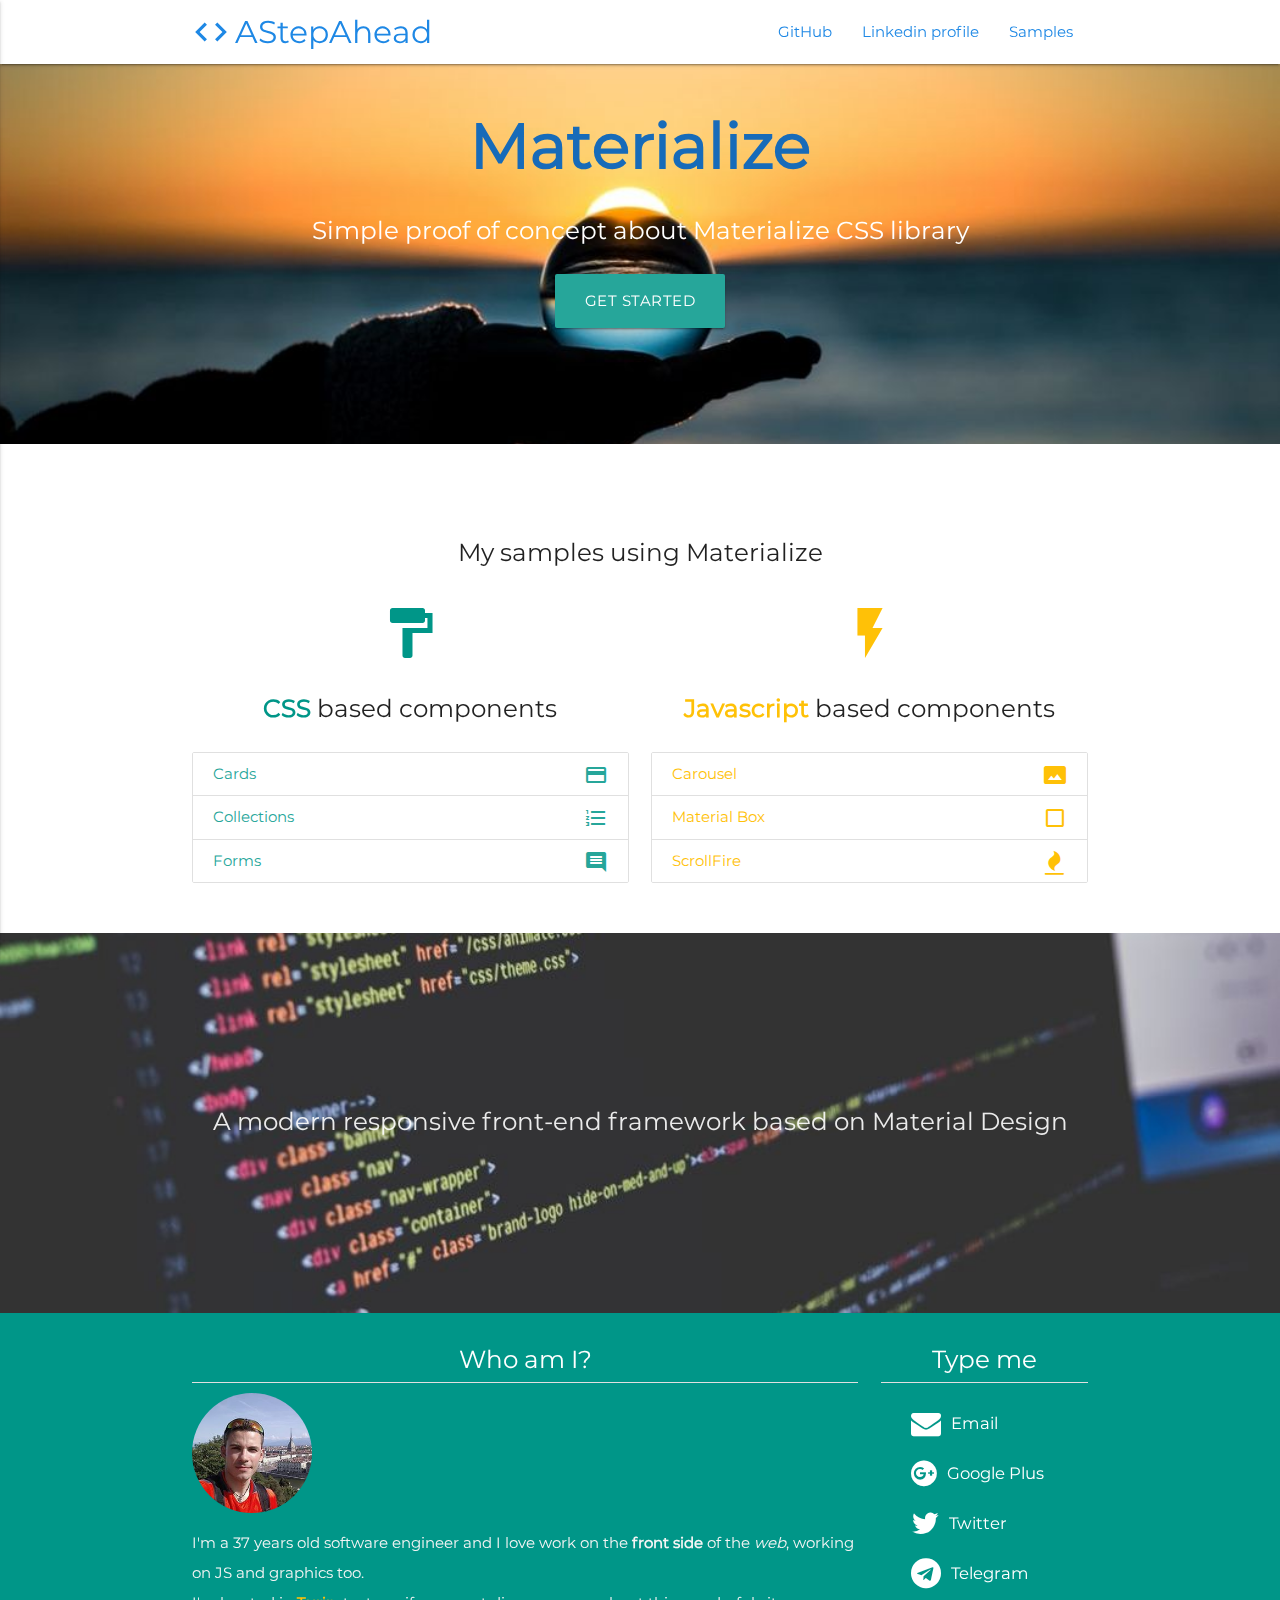
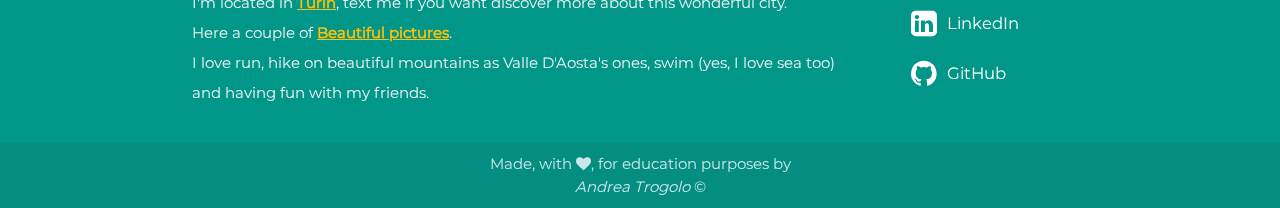
<file: index.html>
<!DOCTYPE html>
<html lang="it">

<head>
  <meta http-equiv="Content-Type" content="text/html; charset=UTF-8" />
  <meta name="viewport" content="width=device-width, initial-scale=1" />
  <meta name="description" content="Simple POC about Materialize CSS library" />
  <meta name="robots" content="index,follow">
  <title>Materialize</title>

  <!-- Favicons -->
  <link rel="apple-touch-icon" sizes="180x180" href="/Materialize/favicons/apple-touch-icon.png?v=2">
  <link rel="icon" type="image/png" sizes="32x32" href="/Materialize/favicons/favicon-32x32.png?v=2">
  <link rel="icon" type="image/png" sizes="16x16" href="/Materialize/favicons/favicon-16x16.png?v=2">
  <link rel="manifest" href="/Materialize/favicons/manifest.json?v=2">
  <link rel="shortcut icon" href="/Materialize/favicons/favicon.ico?v=2">
  <meta name="apple-mobile-web-app-title" content="Materialize">
  <meta name="application-name" content="Materialize">
  <meta name="msapplication-config" content="/Materialize/favicons/browserconfig.xml?v=2">
  <meta name="theme-color" content="#25a69a">

  <!-- Facebook Open Graph -->
  <meta property="og:url" content="https://atrogolo.github.io/Materialize/" />
  <meta property="og:title" content="Materialize" />
  <meta property="og:image" content="https://atrogolo.github.io/Materialize/css/backgrounds/bg_sunrise_crop.jpg" />
  <meta property="og:description" content="Simple POC about Materialize CSS library" />

  <!-- CSS  -->
  <link href="css/materialize.min.css" type="text/css" rel="stylesheet" media="screen,projection" />
  <link href="css/my_style.css" type="text/css" rel="stylesheet" media="screen,projection" />

  <!-- Custom Font Awesome stylesheet -->
  <link href="css/my_fontawesome.min.css" type="text/css" rel="stylesheet" media="screen,projection" />
</head>

<body>
  <!-- Barra di navigazione (anche per Mobile) -->
  <div class="navbar-fixed">
    <nav class="white" role="navigation">
      <div class="nav-wrapper container">
        <a id="logo-container" href="index.html#" class="brand-logo">
          <i class="material-icons hide-on-med-and-down">code</i>
          AStepAhead</a>
        <ul class="right hide-on-med-and-down">
          <li><a href="https://github.com/ATrogolo" target="_blank" rel="noopener">GitHub</a></li>
          <li><a href="https://www.linkedin.com/in/andreatrogolo/" target="_blank" rel="noopener">Linkedin profile</a></li>
          <li><a href="#details-anchor">Samples</a></li>
        </ul>

        <ul id="nav-mobile" class="side-nav">
          <li>
            <div class="user-view">
              <div class="background"></div>
            </div>
          </li>
          <li><a href="index.html#"><i class="material-icons">home</i>Home</a></li>
          <li><a href="https://github.com/ATrogolo" target="_blank" rel="noopener">
            <i class="material-icons">code</i>GitHub</a></li>
          <li><a href="https://www.linkedin.com/in/andreatrogolo/" target="_blank" rel="noopener">
            <i class="material-icons">person</i>Linkedin profile</a></li>
          <li>
            <div class="divider"></div>
          </li>
          <li><a class="subheader">Samples</a></li>
          <li><a href="samples/cards.html"><i class="material-icons">credit_card</i>Cards</a></li>
          <li><a href="samples/collections.html"><i class="material-icons">format_list_numbered</i>Collections</a></li>
          <li><a href="samples/forms.html"><i class="material-icons">insert_comment</i>Forms</a></li>
          <li>
            <div class="divider"></div>
          </li>
          <li><a href="samples/carousel.html"><i class="material-icons">photo_size_select_actual</i>Carousel</a></li>
          <li><a href="samples/materialbox.html"><i class="material-icons">check_box_outline_blank</i>MaterialBox</a></li>
          <li><a href="samples/scrollfire.html"><i class="fa fa-fire" aria-hidden="true"></i>Scrollfire</a></li>
        </ul>
        <a href="index.html#" data-activates="nav-mobile" class="button-collapse">
          <i class="material-icons">menu</i>
        </a>
      </div>
    </nav>
  </div>

  <div class="parallax-container">
    <div class="section no-pad-bot">
      <div class="container">
        <h1 class="header center title">Materialize</h1>
        <div class="row center">
          <h5 class="header col s12 white-text">Simple proof of concept about Materialize CSS library</h5>
        </div>
        <div class="row center">
          <a href="#details-anchor" id="get-started-button" class="btn-large waves-effect waves-light teal lighten-1">Get Started</a>
        </div>
        <br>
        <br>
      </div>
    </div>
    <div class="parallax">
      <img src="css/backgrounds/bg_sunrise_crop.jpg" alt="Background for nav">
    </div>
  </div>

  <div class="container">
    <div id="samples-section" class="section">
      <div id="details-anchor"></div>

      <div class="row">
        <h5 class="center-align">My samples using Materialize</h5>
        <div class="col s12 m6">
          <div class="css-block">
            <h2 class="center teal-text"><i class="material-icons medium">format_paint</i></h2>
            <h5 class="center">
              <span class="teal-text">CSS&nbsp;</span>based components
            </h5>

            <div class="collection">
              <a href="samples/cards.html" class="collection-item">Cards<div class="secondary-content"><i class="material-icons">credit_card</i></div></a>
              <a href="samples/collections.html" class="collection-item">Collections<div class="secondary-content"><i class="material-icons">format_list_numbered</i></div></a>
              <a href="samples/forms.html" class="collection-item">Forms<div class="secondary-content"><i class="material-icons">insert_comment</i></div></a>
            </div>
          </div>
        </div>

        <div class="col s12 m6">
          <div class="javascript-block">
            <h2 class="center amber-text"><i class="material-icons medium">flash_on</i></h2>
            <h5 class="center">
              <span class="amber-text">Javascript&nbsp;</span>based components
            </h5>

            <div class="collection">
              <a href="samples/carousel.html" class="collection-item">Carousel<div class="secondary-content"><i class="material-icons">photo_size_select_actual</i></div></a>
              <a href="samples/materialbox.html" class="collection-item">Material Box<div class="secondary-content"><i class="material-icons">check_box_outline_blank</i></div></a>
              <a href="samples/scrollfire.html" class="collection-item">ScrollFire<div class="secondary-content"><i class="fa fa-fire" aria-hidden="true"></i></div></a>
            </div>
          </div>
        </div>
      </div>
    </div>
  </div>

  <div class="parallax-container valign-wrapper">
    <div class="section no-pad-bot">
      <div class="container">
        <div class="row center">
          <h5 class="header col s12 light">A modern responsive front-end framework based on Material Design</h5>
        </div>
      </div>
    </div>
    <div class="parallax">
      <img src="css/backgrounds/bg_middle_crop.jpg" alt="Background for middle section">
    </div>
  </div>

  <footer class="page-footer teal">
    <div class="container">
      <div class="row">
        <div class="whoami col s12 m9">
          <h5 class="white-text center">Who am I?</h5>
          <div class="divider"></div>
          <div class="circle my-picture"></div>
          <p class="grey-text text-lighten-4">I'm a
            <span id="yearsold"></span> years old software engineer and I love work on the <b>front side</b> of the <i>web</i>, working on JS and graphics too.
            <br> I'm located in <a href="https://www.google.it/maps/place/Torino+TO/@45.0702388,7.6000492,12z" target="_blank" rel="noopener" class="amber-text">Turin</a>, text me if you want discover more about this wonderful city.
            <br>Here a couple of <a href="https://valeriominatoph.jimdo.com/fotografie-disponibili-torino/" target="_blank" rel="noopener" class="amber-text">Beautiful pictures</a>.
            <br>I love run, hike on beautiful mountains as Valle D'Aosta's ones, swim (yes, I love sea too) and having fun with my friends.
          </p>
        </div>
        <div class="contacts col s12 m3">
          <h5 class="white-text center">Type me</h5>
          <div class="divider"></div>
          <ul>
            <li>
              <a class="white-text" href="mailto:trogolo.andrea@gmail.com">
              <i class="fa fa-envelope small" aria-hidden="true"></i>
              <span>Email</span>
            </a>
            </li>
            <li>
              <a class="white-text" href="https://plus.google.com/111814868093801733562" target="_blank" rel="noopener">
              <i class="fa fa-google-plus small" aria-hidden="true"></i>
              <span>Google Plus</span>
            </a>
            </li>
            <li>
              <a class="white-text" href="https://twitter.com/atrogolo88" target="_blank" rel="noopener">
              <i class="fa fa-twitter small" aria-hidden="true"></i>
              <span>Twitter</span>
            </a>
            </li>
            <li>
              <a class="white-text" href="https://telegram.me/ATrogolo88" target="_blank" rel="noopener">
              <i class="fa fa-telegram small" aria-hidden="true"></i>
              <span>Telegram</span>
            </a>
            </li>
            <li>
              <a class="white-text" href="https://www.linkedin.com/in/andreatrogolo/" target="_blank" rel="noopener">
              <i class="fa fa-linkedin small" aria-hidden="true"></i>
              <span>LinkedIn</span>
            </a>
            </li>
            <li>
              <a class="white-text" href="https://github.com/ATrogolo" target="_blank" rel="noopener">
              <i class="fa fa-github small" aria-hidden="true"></i>
              <span>GitHub</span>
            </a>
            </li>
          </ul>
        </div>
      </div>
    </div>
    <div class="footer-copyright">
      <div class="container center-align">
        Made, with <i class="fa fa-heart" aria-hidden="true"></i>, for education purposes by
        <br><i>Andrea Trogolo</i> &copy;
      </div>
    </div>
  </footer>

  <!--  Scripts-->
  <script src="https://code.jquery.com/jquery-2.1.1.min.js"></script>
  <script src="js/materialize.min.js"></script>

  <!-- Google Analytics -->
  <script>
    (function(i, s, o, g, r, a, m) {
      i['GoogleAnalyticsObject'] = r;
      i[r] = i[r] || function() {
        (i[r].q = i[r].q || []).push(arguments)
      }, i[r].l = 1 * new Date();
      a = s.createElement(o),
        m = s.getElementsByTagName(o)[0];
      a.async = 1;
      a.src = g;
      m.parentNode.insertBefore(a, m)
    })(window, document, 'script', 'https://www.google-analytics.com/analytics.js', 'ga');
    ga('create', 'UA-111892594-1', 'auto');
    ga('send', 'pageview');
  </script>
  <!-- End of Google Analytics -->

  <script src="js/init.js"></script>

  <!-- Start Service Worker -->
  <script type="text/javascript">
    if ('serviceWorker' in navigator) {
      navigator.serviceWorker
        .register('/Materialize/service-worker.js')
        .then(function(swReg) {
          console.log('Service Worker Registered');
          this.swRegistration = swReg;
        }).catch(function(error) {
          console.error('Service Worker Error', error);
        });
    } else {
      console.warn('Service worker is not supported by this browser');
    }
  </script>
</body>

</html>
</file>
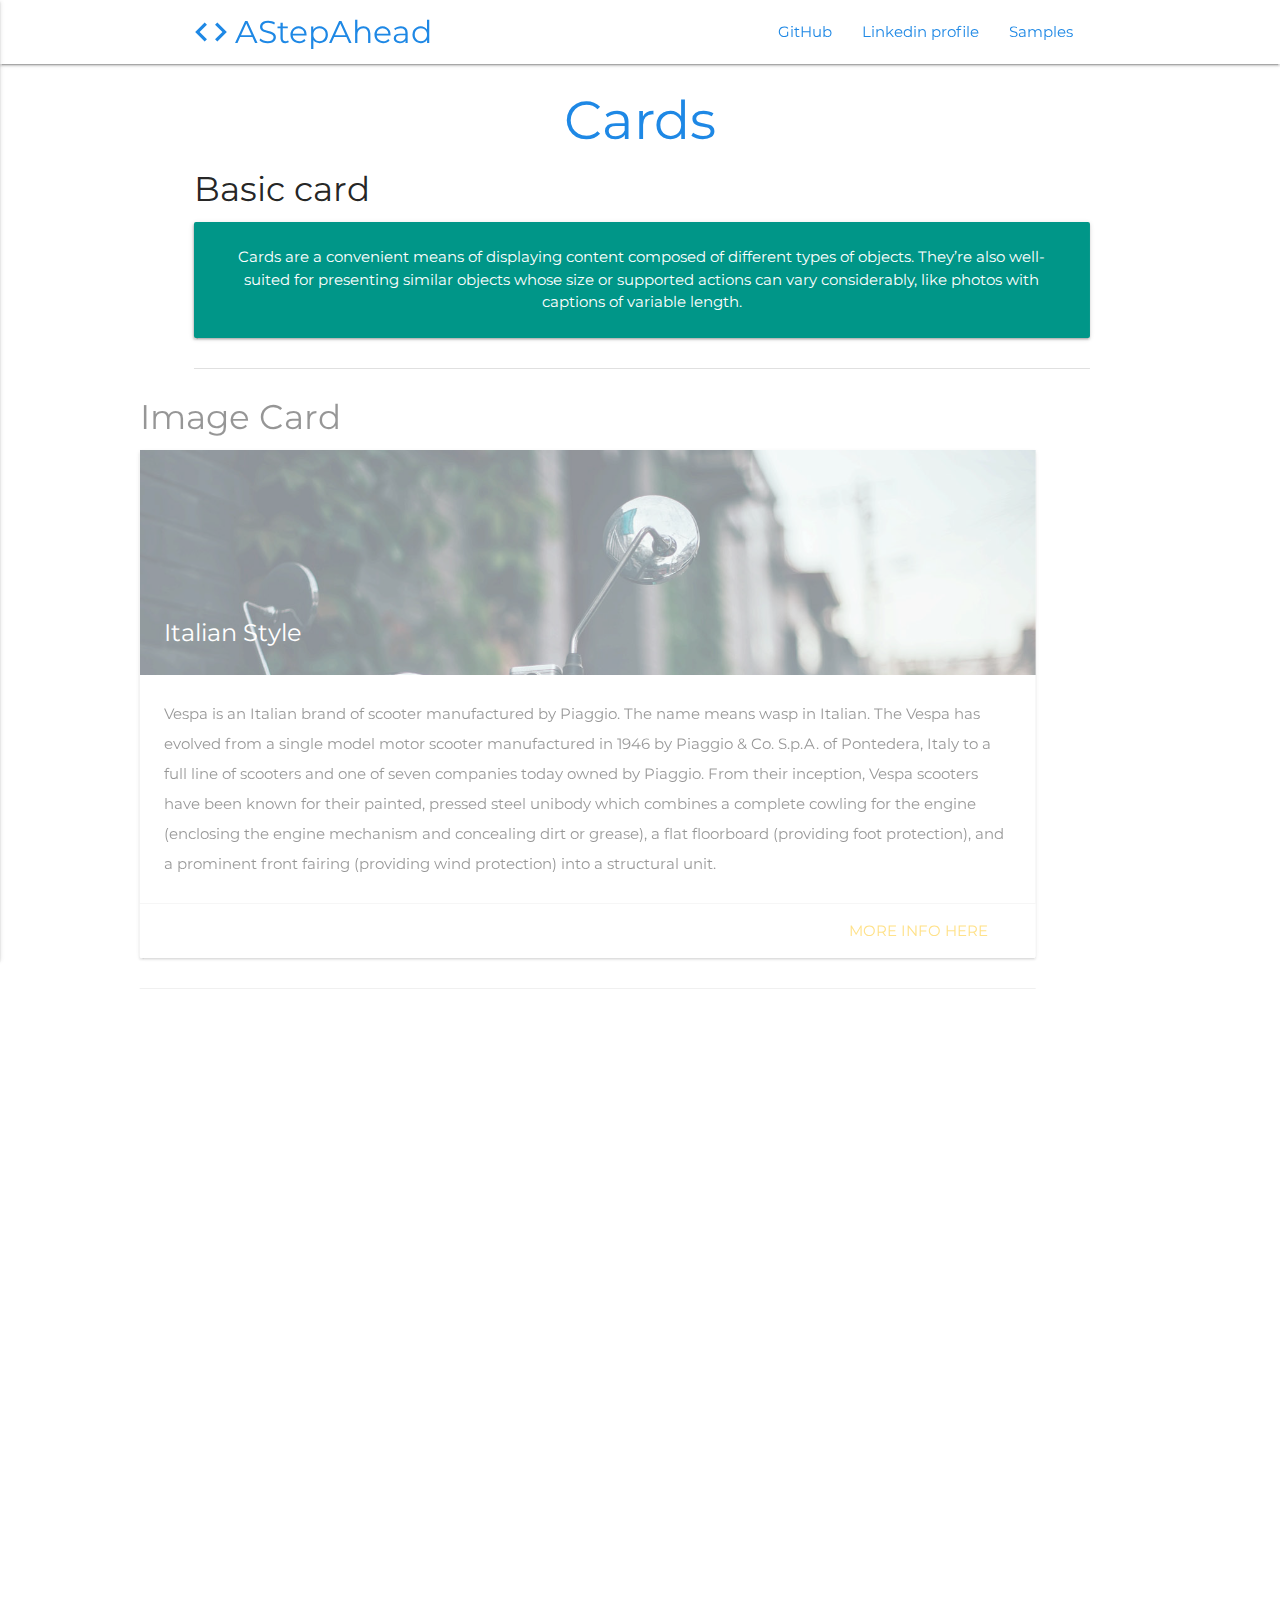
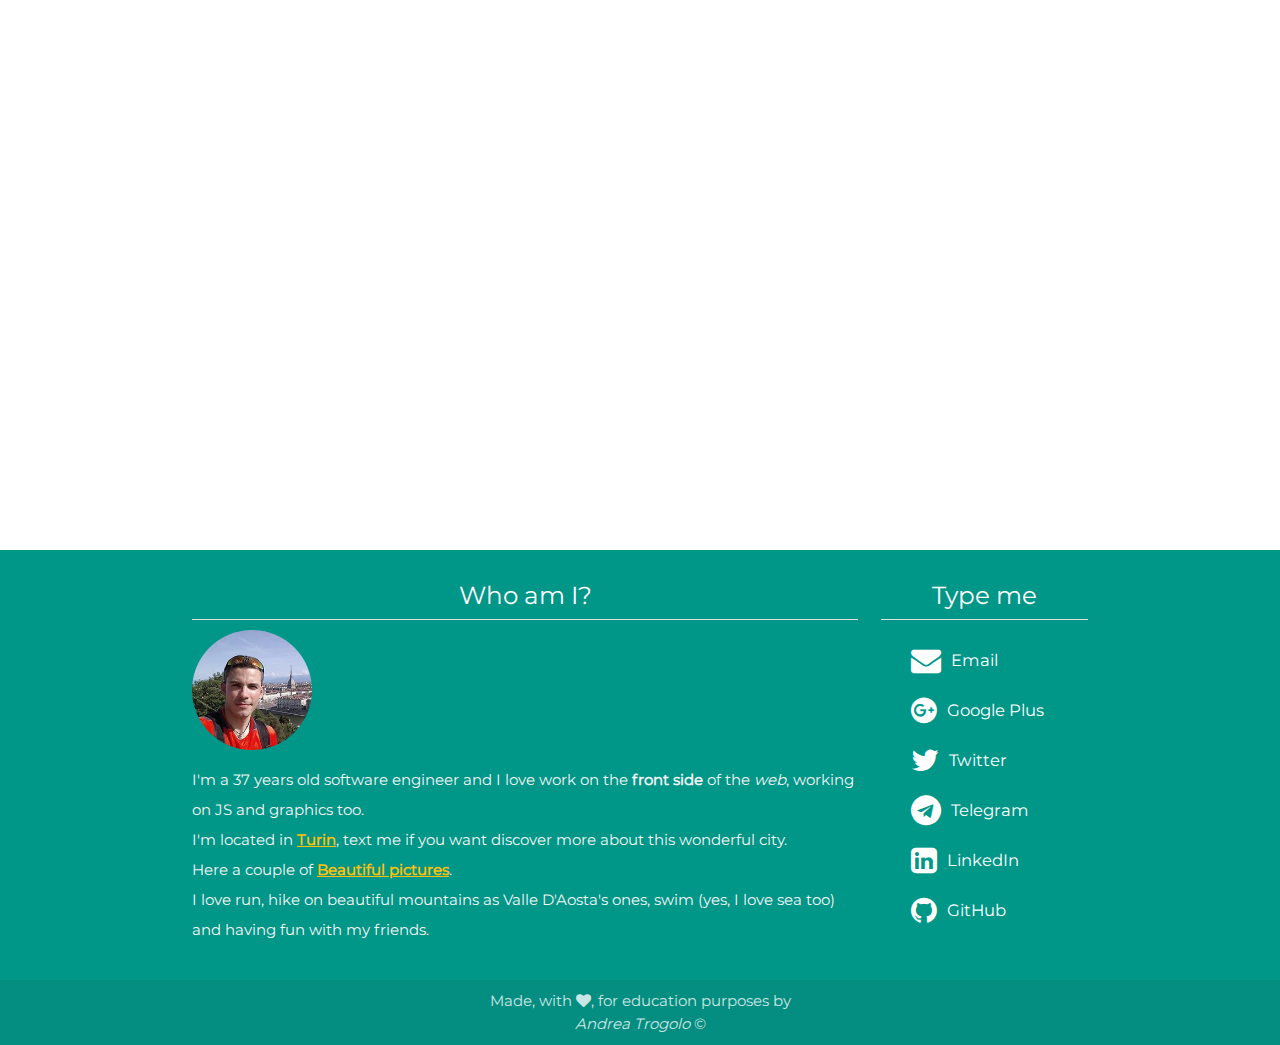
<file: samples/cards.html>
<!DOCTYPE html>
<html lang="it">

<head>
  <meta http-equiv="Content-Type" content="text/html; charset=UTF-8" />
  <meta name="viewport" content="width=device-width, initial-scale=1" />
  <meta name="description" content="Simple POC about cards with Materialize CSS library" />
  <meta name="robots" content="index,follow">
  <title>Materialize - Cards</title>

  <!-- Favicons -->
  <link rel="apple-touch-icon" sizes="180x180" href="/Materialize/favicons/apple-touch-icon.png?v=2">
  <link rel="icon" type="image/png" sizes="32x32" href="/Materialize/favicons/favicon-32x32.png?v=2">
  <link rel="icon" type="image/png" sizes="16x16" href="/Materialize/favicons/favicon-16x16.png?v=2">
  <link rel="manifest" href="/Materialize/favicons/manifest.json?v=2">
  <link rel="shortcut icon" href="/Materialize/favicons/favicon.ico?v=2">
  <meta name="apple-mobile-web-app-title" content="Materialize">
  <meta name="application-name" content="Materialize">
  <meta name="msapplication-config" content="/Materialize/favicons/browserconfig.xml?v=2">
  <meta name="theme-color" content="#25a69a">

  <!-- Facebook Open Graph -->
  <meta property="og:url" content="https://atrogolo.github.io/Materialize/" />
  <meta property="og:title" content="Materialize" />
  <meta property="og:image" content="https://atrogolo.github.io/Materialize/css/backgrounds/bg_sunrise_crop.jpg" />
  <meta property="og:description" content="Simple POC about Materialize CSS library" />

  <!-- CSS  -->
  <link href="../css/materialize.min.css" type="text/css" rel="stylesheet" media="screen,projection" />
  <link href="../css/my_style.css" type="text/css" rel="stylesheet" media="screen,projection" />
  <!-- Custom Font Awesome stylesheet -->
  <link href="../css/my_fontawesome.min.css" type="text/css" rel="stylesheet" media="screen,projection" />
</head>

<body>
  <!-- Barra di navigazione (anche per Mobile) -->
  <div class="navbar-fixed">
    <nav class="white" role="navigation">
      <div class="nav-wrapper container">
        <a id="logo-container" href="../index.html#" class="brand-logo">
          <i class="material-icons hide-on-med-and-down">code</i>
          AStepAhead</a>
        <ul class="right hide-on-med-and-down">
          <li><a href="https://github.com/ATrogolo" target="_blank" rel="noopener">GitHub</a></li>
          <li><a href="https://www.linkedin.com/in/andreatrogolo/" target="_blank" rel="noopener">Linkedin profile</a></li>
          <li><a href="#details-anchor">Samples</a></li>
        </ul>

        <ul id="nav-mobile" class="side-nav">
          <li>
            <div class="user-view">
              <div class="background"></div>
            </div>
          </li>
          <li><a href="../index.html#"><i class="material-icons">home</i>Home</a></li>
          <li><a href="https://github.com/ATrogolo" target="_blank" rel="noopener">
            <i class="material-icons">code</i>GitHub</a></li>
          <li><a href="https://www.linkedin.com/in/andreatrogolo/" target="_blank" rel="noopener">
            <i class="material-icons">person</i>Linkedin profile</a></li>
          <li>
            <div class="divider"></div>
          </li>
          <li><a class="subheader">Samples</a></li>
          <li><a href="cards.html"><i class="material-icons">credit_card</i>Cards</a></li>
          <li><a href="collections.html"><i class="material-icons">format_list_numbered</i>Collections</a></li>
          <li><a href="forms.html"><i class="material-icons">insert_comment</i>Forms</a></li>
          <li>
            <div class="divider"></div>
          </li>
          <li><a href="carousel.html"><i class="material-icons">photo_size_select_actual</i>Carousel</a></li>
          <li><a href="materialbox.html"><i class="material-icons">check_box_outline_blank</i>MaterialBox</a></li>
          <li><a href="scrollfire.html"><i class="fa fa-fire" aria-hidden="true"></i>Scrollfire</a></li>
        </ul>
        <a href="../index.html#" data-activates="nav-mobile" class="button-collapse">
          <i class="material-icons">menu</i>
        </a>
      </div>
    </nav>
  </div>

  <!-- Cards content here -->
  <div id="cards-page" class="container samples">
    <h2 class="center">Cards</h2>
    <ul>
      <li>
        <h4>Basic card</h4>
        <div class="center hoverable">
          <div class="card-panel teal">
            <span class="white-text">Cards are a convenient means of displaying content composed of different types of objects. They’re also well-suited for presenting similar objects whose size or supported actions can vary considerably, like photos with captions of variable length.
            </span>
          </div>
        </div>
        <div class="divider"></div>
      </li>
      <li>
        <h4>Image Card</h4>
        <div class="col s12 hoverable">
          <div class="card">
            <div class="card-image">
              <div class="image"></div>
              <span class="card-title">Italian Style</span>
            </div>
            <div class="card-content">
              <p>Vespa is an Italian brand of scooter manufactured by Piaggio. The name means wasp in Italian. The Vespa has evolved from a single model motor scooter manufactured in 1946 by Piaggio & Co. S.p.A. of Pontedera, Italy to a full line of scooters and one of seven companies today owned by Piaggio. From their inception, Vespa scooters have been known for their painted, pressed steel unibody which combines a complete cowling for the engine (enclosing the engine mechanism and concealing dirt or grease), a flat floorboard (providing foot protection), and a prominent front fairing (providing wind protection) into a structural unit.</p>
            </div>
            <div class="card-action right-align">
              <a class="amber-text" href="https://en.wikipedia.org/wiki/Vespa" target="_blank">More info here</a>
            </div>
          </div>
        </div>
        <div class="divider"></div>
      </li>
      <li>
        <h4>Card Reveal</h4>
        <div class="col s12 hoverable">
          <div class="card sticky-action">
            <div class="card-image waves-effect waves-block waves-light">
              <div class="activator image"></div>
            </div>
            <div class="card-content">
              <span class="card-title activator grey-text text-darken-4">Italian Style
                <i class="material-icons right">more_vert</i>
              </span>
              <a class="activator" href="javascript:void(0);">Show more...</a>
            </div>
            <div class="card-reveal">
              <span class="card-title grey-text text-darken-4">Italian Style
                <i class="material-icons right">close</i>
              </span>
              <p>
                More than 16 million Vespa motor scooters have been made to date in thirteen countries and sold around the world. When he first saw the prototype, commissioned from Corradino D’Ascanio, a distinguished aero-engineer, industrialist Enrico Piaggio said, “It looks like a wasp!” Or vespa in Italian. Within months of Piaggio’s latest venture going into production in 1946, the Italian language possessed a new verb, vespare, to go somewhere on a Vespa.
                <br> D’Ascanio’s Vespa was seductive. It was also cheap and reliable, while its step-through frame meant that women could ride it in skirts, and its concealed engine – tucked under the seat or over its small back wheel – kept oil, grease and dirt from chic Italian clothes.
                <br> More than this, the Vespa – which happened to sound like a wasp, too – was fun. Especially so in a post-war Italy still recovering from the Allied bombings and that now turned to the production of modest machines for a domestic market longing for entertainment but with precious little to spend.
              </p>
            </div>
            <div class="card-action right-align">
              <a class="amber-text" href="https://en.wikipedia.org/wiki/Vespa" target="_blank">More info here</a>
            </div>
          </div>
        </div>
        <div class="divider"></div>
      </li>
      <li>
        <h4>With tabs</h4>
        <div id="tabs-card" class="card hoverable">
          <div class="card-content">
            <p>You can add tabs to your cards by adding a dividing cards-tabs div inbetween your header content and your tab content.</p>
          </div>
          <div class="card-tabs">
            <ul class="tabs tabs-fixed-width">
              <li class="tab">
                <a href="#colosseum-image">Italy</a>
              </li>
              <li class="tab">
                <a href="#vespa-image">Vespa</a>
              </li>
              <li class="tab">
                <a href="#founder-image">Founder</a>
              </li>
            </ul>
          </div>
          <div class="card-content grey lighten-4">
            <div id="colosseum-image">
              <div class="card-image">
                <div class="image"></div>
              </div>
              <div class="card-action right-align">
                <a class="amber-text waves-effect waves-light btn pulse" href="https://en.wikipedia.org/wiki/Italy" target="_blank"><i class="material-icons right">send</i>More info</a>
              </div>
            </div>
            <div id="vespa-image">
              <div class="card-image">
                <div class="image"></div>
              </div>
              <div class="card-action right-align">
                <a class="amber-text waves-effect waves-light btn pulse" href="https://en.wikipedia.org/wiki/Vespa" target="_blank"><i class="material-icons right">send</i>More info</a>
              </div>
            </div>
            <div id="founder-image">
              <div class="card-image">
                <div class="image"></div>
              </div>
              <div class="card-action right-align">
                <a class="amber-text waves-effect waves-light btn pulse" href="https://en.wikipedia.org/wiki/Corradino_D%27Ascanio" target="_blank"><i class="material-icons right">send</i>More info</a>
              </div>
            </div>
          </div>
        </div>
      </li>
    </ul>
  </div>

  <footer class="page-footer teal">
    <div class="container">
      <div class="row">
        <div class="whoami col s12 m9">
          <h5 class="white-text center">Who am I?</h5>
          <div class="divider"></div>
          <div class="circle my-picture"></div>
          <p class="grey-text text-lighten-4">I'm a
            <span id="yearsold"></span> years old software engineer and I love work on the <b>front side</b> of the <i>web</i>, working on JS and graphics too.
            <br> I'm located in <a href="https://www.google.it/maps/place/Torino+TO/@45.0702388,7.6000492,12z" target="_blank" rel="noopener" class="amber-text">Turin</a>, text me if you want discover more about this wonderful city.
            <br>Here a couple of <a href="https://valeriominatoph.jimdo.com/fotografie-disponibili-torino/" target="_blank" rel="noopener" class="amber-text">Beautiful pictures</a>.
            <br>I love run, hike on beautiful mountains as Valle D'Aosta's ones, swim (yes, I love sea too) and having fun with my friends.
          </p>
        </div>
        <div class="contacts col s12 m3">
          <h5 class="white-text center">Type me</h5>
          <div class="divider"></div>
          <ul>
            <li>
              <a class="white-text" href="mailto:trogolo.andrea@gmail.com">
              <i class="fa fa-envelope small" aria-hidden="true"></i>
              <span>Email</span>
            </a>
            </li>
            <li>
              <a class="white-text" href="https://plus.google.com/111814868093801733562" target="_blank" rel="noopener">
              <i class="fa fa-google-plus small" aria-hidden="true"></i>
              <span>Google Plus</span>
            </a>
            </li>
            <li>
              <a class="white-text" href="https://twitter.com/atrogolo88" target="_blank" rel="noopener">
              <i class="fa fa-twitter small" aria-hidden="true"></i>
              <span>Twitter</span>
            </a>
            </li>
            <li>
              <a class="white-text" href="https://telegram.me/ATrogolo88" target="_blank" rel="noopener">
              <i class="fa fa-telegram small" aria-hidden="true"></i>
              <span>Telegram</span>
            </a>
            </li>
            <li>
              <a class="white-text" href="https://www.linkedin.com/in/andreatrogolo/" target="_blank" rel="noopener">
              <i class="fa fa-linkedin small" aria-hidden="true"></i>
              <span>LinkedIn</span>
            </a>
            </li>
            <li>
              <a class="white-text" href="https://github.com/ATrogolo" target="_blank" rel="noopener">
              <i class="fa fa-github small" aria-hidden="true"></i>
              <span>GitHub</span>
            </a>
            </li>
          </ul>
        </div>
      </div>
    </div>
    <div class="footer-copyright">
      <div class="container center-align">
        Made, with <i class="fa fa-heart" aria-hidden="true"></i>, for education purposes by
        <br><i>Andrea Trogolo</i> &copy;
      </div>
    </div>
  </footer>

  <!--  Scripts -->
  <script src="https://code.jquery.com/jquery-2.1.1.min.js"></script>
  <script src="../js/materialize.min.js"></script>

  <!-- Google Analytics -->
  <script>
    (function(i, s, o, g, r, a, m) {
      i['GoogleAnalyticsObject'] = r;
      i[r] = i[r] || function() {
        (i[r].q = i[r].q || []).push(arguments)
      }, i[r].l = 1 * new Date();
      a = s.createElement(o),
        m = s.getElementsByTagName(o)[0];
      a.async = 1;
      a.src = g;
      m.parentNode.insertBefore(a, m)
    })(window, document, 'script', 'https://www.google-analytics.com/analytics.js', 'ga');
    ga('create', 'UA-111892594-1', 'auto');
    ga('send', 'pageview');
  </script>
  <!-- End of Google Analytics -->

  <!-- It depends from Google Analytics function -->
  <script src="../js/init.js"></script>
  <script src="../js/cards.js"></script>

</body>

</html>
</file>
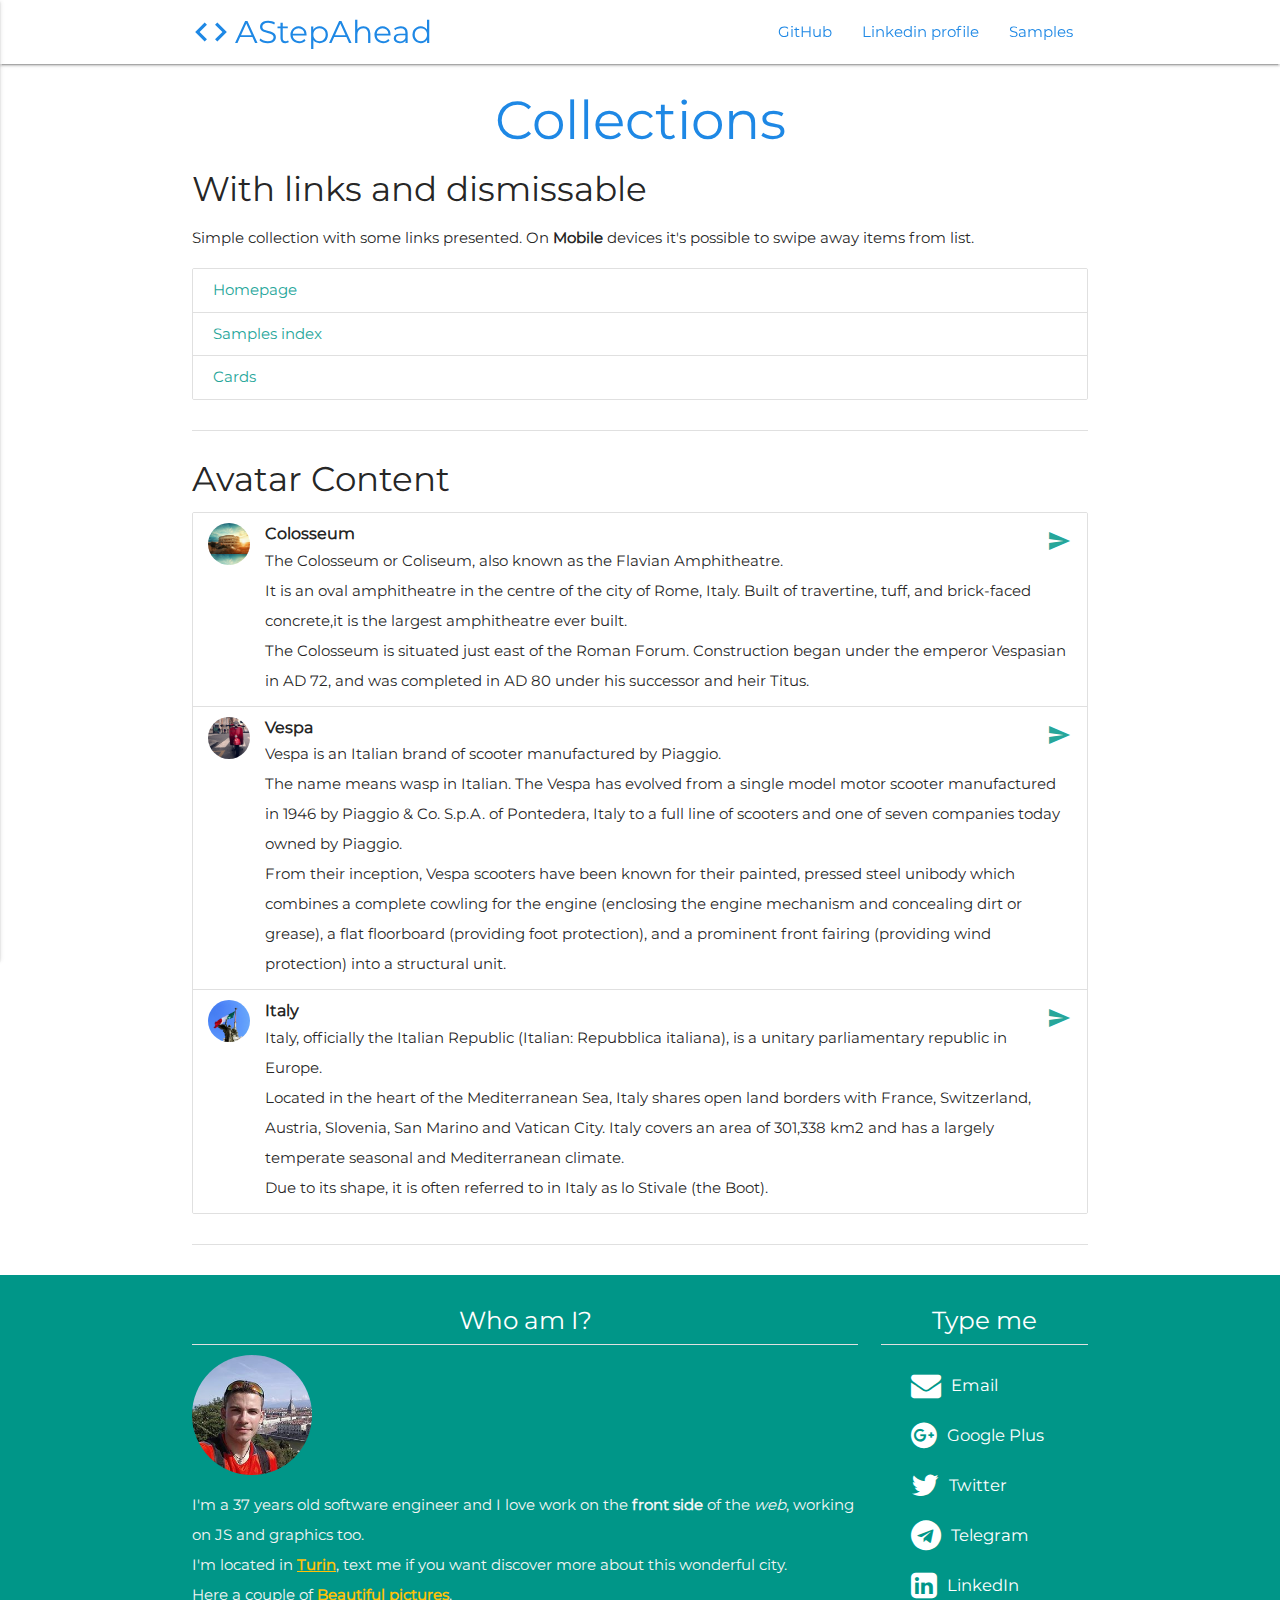
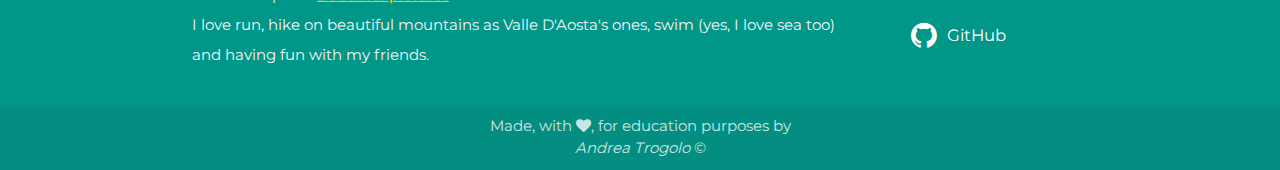
<file: samples/collections.html>
<!DOCTYPE html>
<html lang="it">

<head>
  <meta http-equiv="Content-Type" content="text/html; charset=UTF-8" />
  <meta name="viewport" content="width=device-width, initial-scale=1" />
  <meta name="description" content="Simple POC about collections with Materialize CSS library" />
  <meta name="robots" content="index,follow">
  <title>Materialize - Collections</title>

  <!-- Favicons -->
  <link rel="apple-touch-icon" sizes="180x180" href="/Materialize/favicons/apple-touch-icon.png?v=2">
  <link rel="icon" type="image/png" sizes="32x32" href="/Materialize/favicons/favicon-32x32.png?v=2">
  <link rel="icon" type="image/png" sizes="16x16" href="/Materialize/favicons/favicon-16x16.png?v=2">
  <link rel="manifest" href="/Materialize/favicons/manifest.json?v=2">
  <link rel="shortcut icon" href="/Materialize/favicons/favicon.ico?v=2">
  <meta name="apple-mobile-web-app-title" content="Materialize">
  <meta name="application-name" content="Materialize">
  <meta name="msapplication-config" content="/Materialize/favicons/browserconfig.xml?v=2">
  <meta name="theme-color" content="#25a69a">

  <!-- Facebook Open Graph -->
  <meta property="og:url" content="https://atrogolo.github.io/Materialize/" />
  <meta property="og:title" content="Materialize" />
  <meta property="og:image" content="https://atrogolo.github.io/Materialize/css/backgrounds/bg_sunrise_crop.jpg" />
  <meta property="og:description" content="Simple POC about Materialize CSS library" />

  <!-- CSS  -->
  <link href="../css/materialize.min.css" type="text/css" rel="stylesheet" media="screen,projection" />
  <link href="../css/my_style.css" type="text/css" rel="stylesheet" media="screen,projection" />
  <!-- Custom Font Awesome stylesheet -->
  <link href="../css/my_fontawesome.min.css" type="text/css" rel="stylesheet" media="screen,projection" />
</head>

<body>
  <!-- Barra di navigazione (anche per Mobile) -->
  <div class="navbar-fixed">
    <nav class="white" role="navigation">
      <div class="nav-wrapper container">
        <a id="logo-container" href="../index.html#" class="brand-logo">
          <i class="material-icons hide-on-med-and-down">code</i>
          AStepAhead</a>
        <ul class="right hide-on-med-and-down">
          <li><a href="https://github.com/ATrogolo" target="_blank" rel="noopener">GitHub</a></li>
          <li><a href="https://www.linkedin.com/in/andreatrogolo/" target="_blank" rel="noopener">Linkedin profile</a></li>
          <li><a href="#details-anchor">Samples</a></li>
        </ul>

        <ul id="nav-mobile" class="side-nav">
          <li>
            <div class="user-view">
              <div class="background"></div>
            </div>
          </li>
          <li><a href="../index.html#"><i class="material-icons">home</i>Home</a></li>
          <li><a href="https://github.com/ATrogolo" target="_blank" rel="noopener">
            <i class="material-icons">code</i>GitHub</a></li>
          <li><a href="https://www.linkedin.com/in/andreatrogolo/" target="_blank" rel="noopener">
            <i class="material-icons">person</i>Linkedin profile</a></li>
          <li>
            <div class="divider"></div>
          </li>
          <li><a class="subheader">Samples</a></li>
          <li><a href="cards.html"><i class="material-icons">credit_card</i>Cards</a></li>
          <li><a href="collections.html"><i class="material-icons">format_list_numbered</i>Collections</a></li>
          <li><a href="forms.html"><i class="material-icons">insert_comment</i>Forms</a></li>
          <li>
            <div class="divider"></div>
          </li>
          <li><a href="carousel.html"><i class="material-icons">photo_size_select_actual</i>Carousel</a></li>
          <li><a href="materialbox.html"><i class="material-icons">check_box_outline_blank</i>MaterialBox</a></li>
          <li><a href="scrollfire.html"><i class="fa fa-fire" aria-hidden="true"></i>Scrollfire</a></li>
        </ul>
        <a href="../index.html#" data-activates="nav-mobile" class="button-collapse">
          <i class="material-icons">menu</i>
        </a>
      </div>
    </nav>
  </div>

  <!-- Collection content here -->
  <div id="collection-page" class="container samples">
    <h2 class="center">Collections</h2>
    <ul>
      <li>
        <h4>With links and dismissable</h4>
        <p>Simple collection with some links presented. On <b>Mobile</b> devices it's possible to swipe away items from list.</p>
        <div class="collection">
          <a href="../index.html" class="collection-item dismissable">Homepage</a>
          <a href="../index.html#details-anchor" class="collection-item dismissable">Samples index</a>
          <a href="cards.html" class="collection-item dismissable">Cards</a>
        </div>
        <div class="divider"></div>
      </li>
      <li>
        <h4>Avatar Content</h4>
        <ul class="collection">
          <li class="collection-item avatar colosseum">
            <div class="circle"></div>
            <span class="title">Colosseum</span>
            <p>The Colosseum or Coliseum, also known as the Flavian Amphitheatre.
              <br>It is an oval amphitheatre in the centre of the city of Rome, Italy. Built of travertine, tuff, and brick-faced concrete,it is the largest amphitheatre ever built.
              <br>The Colosseum is situated just east of the Roman Forum. Construction began under the emperor Vespasian in AD 72, and was completed in AD 80 under his successor and heir Titus.
            </p>
            <a href="https://en.wikipedia.org/wiki/Colosseum" target="_blank" class="secondary-content"><i class="material-icons">send</i></a>
          </li>
          <li class="collection-item avatar vespa">
            <div class="circle"></div>
            <span class="title">Vespa</span>
            <p>Vespa is an Italian brand of scooter manufactured by Piaggio.
              <br>The name means wasp in Italian. The Vespa has evolved from a single model motor scooter manufactured in 1946 by Piaggio & Co. S.p.A. of Pontedera, Italy to a full line of scooters and one of seven companies today owned by Piaggio.
              <br>From their inception, Vespa scooters have been known for their painted, pressed steel unibody which combines a complete cowling for the engine (enclosing the engine mechanism and concealing dirt or grease), a flat floorboard (providing foot protection), and a prominent front fairing (providing wind protection) into a structural unit.
            </p>
            <a href="https://en.wikipedia.org/wiki/Vespa" target="_blank" class="secondary-content"><i class="material-icons">send</i></a>
          </li>
          <li class="collection-item avatar italy">
            <div class="circle"></div>
            <span class="title">Italy</span>
            <p>Italy, officially the Italian Republic (Italian: Repubblica italiana), is a unitary parliamentary republic in Europe.
              <br>Located in the heart of the Mediterranean Sea, Italy shares open land borders with France, Switzerland, Austria, Slovenia, San Marino and Vatican City. Italy covers an area of 301,338 km2 and has a largely temperate seasonal and Mediterranean climate.
              <br>Due to its shape, it is often referred to in Italy as lo Stivale (the Boot).
            </p>
            <a href="https://en.wikipedia.org/wiki/Italy" target="_blank" class="secondary-content"><i class="material-icons">send</i></a>
          </li>
        </ul>
        <div class="divider"></div>
      </li>
    </ul>
  </div>

  <footer class="page-footer teal">
    <div class="container">
      <div class="row">
        <div class="whoami col s12 m9">
          <h5 class="white-text center">Who am I?</h5>
          <div class="divider"></div>
          <div class="circle my-picture"></div>
          <p class="grey-text text-lighten-4">I'm a
            <span id="yearsold"></span> years old software engineer and I love work on the <b>front side</b> of the <i>web</i>, working on JS and graphics too.
            <br> I'm located in <a href="https://www.google.it/maps/place/Torino+TO/@45.0702388,7.6000492,12z" target="_blank" rel="noopener" class="amber-text">Turin</a>, text me if you want discover more about this wonderful city.
            <br>Here a couple of <a href="https://valeriominatoph.jimdo.com/fotografie-disponibili-torino/" target="_blank" rel="noopener" class="amber-text">Beautiful pictures</a>.
            <br>I love run, hike on beautiful mountains as Valle D'Aosta's ones, swim (yes, I love sea too) and having fun with my friends.
          </p>
        </div>
        <div class="contacts col s12 m3">
          <h5 class="white-text center">Type me</h5>
          <div class="divider"></div>
          <ul>
            <li>
              <a class="white-text" href="mailto:trogolo.andrea@gmail.com">
              <i class="fa fa-envelope small" aria-hidden="true"></i>
              <span>Email</span>
            </a>
            </li>
            <li>
              <a class="white-text" href="https://plus.google.com/111814868093801733562" target="_blank" rel="noopener">
              <i class="fa fa-google-plus small" aria-hidden="true"></i>
              <span>Google Plus</span>
            </a>
            </li>
            <li>
              <a class="white-text" href="https://twitter.com/atrogolo88" target="_blank" rel="noopener">
              <i class="fa fa-twitter small" aria-hidden="true"></i>
              <span>Twitter</span>
            </a>
            </li>
            <li>
              <a class="white-text" href="https://telegram.me/ATrogolo88" target="_blank" rel="noopener">
              <i class="fa fa-telegram small" aria-hidden="true"></i>
              <span>Telegram</span>
            </a>
            </li>
            <li>
              <a class="white-text" href="https://www.linkedin.com/in/andreatrogolo/" target="_blank" rel="noopener">
              <i class="fa fa-linkedin small" aria-hidden="true"></i>
              <span>LinkedIn</span>
            </a>
            </li>
            <li>
              <a class="white-text" href="https://github.com/ATrogolo" target="_blank" rel="noopener">
              <i class="fa fa-github small" aria-hidden="true"></i>
              <span>GitHub</span>
            </a>
            </li>
          </ul>
        </div>
      </div>
    </div>
    <div class="footer-copyright">
      <div class="container center-align">
        Made, with <i class="fa fa-heart" aria-hidden="true"></i>, for education purposes by
        <br><i>Andrea Trogolo</i> &copy;
      </div>
    </div>
  </footer>

  <!--  Scripts -->
  <script src="https://code.jquery.com/jquery-2.1.1.min.js"></script>
  <script src="../js/materialize.min.js"></script>

  <!-- Google Analytics -->
  <script>
    (function(i, s, o, g, r, a, m) {
      i['GoogleAnalyticsObject'] = r;
      i[r] = i[r] || function() {
        (i[r].q = i[r].q || []).push(arguments)
      }, i[r].l = 1 * new Date();
      a = s.createElement(o),
        m = s.getElementsByTagName(o)[0];
      a.async = 1;
      a.src = g;
      m.parentNode.insertBefore(a, m)
    })(window, document, 'script', 'https://www.google-analytics.com/analytics.js', 'ga');
    ga('create', 'UA-111892594-1', 'auto');
    ga('send', 'pageview');
  </script>
  <!-- End of Google Analytics -->

  <!-- It depends from Google Analytics function -->
  <script src="../js/init.js"></script>

</body>

</html>
</file>
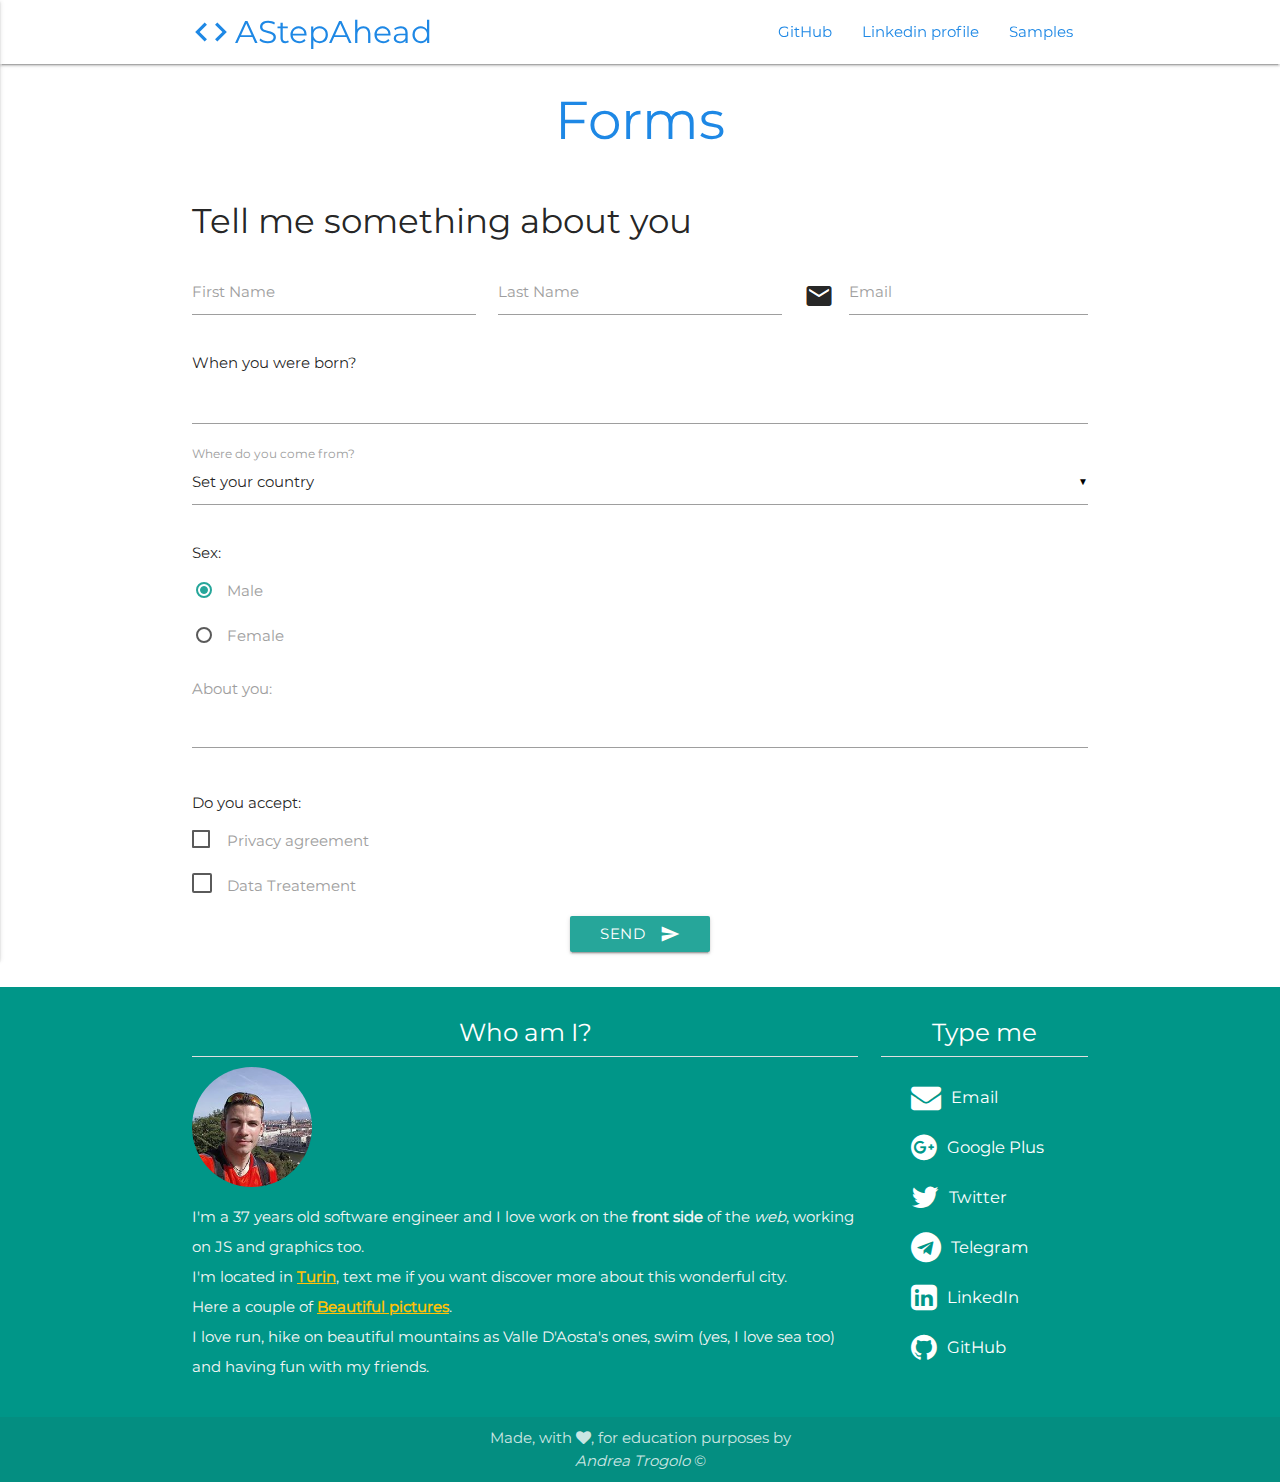
<file: samples/forms.html>
<!DOCTYPE html>
<html lang="it">

<head>
  <meta http-equiv="Content-Type" content="text/html; charset=UTF-8" />
  <meta name="viewport" content="width=device-width, initial-scale=1" />
  <meta name="description" content="Simple POC about forms with Materialize CSS library" />
  <meta name="robots" content="index,follow">
  <title>Materialize - Forms</title>

  <!-- Favicons -->
  <link rel="apple-touch-icon" sizes="180x180" href="/Materialize/favicons/apple-touch-icon.png?v=2">
  <link rel="icon" type="image/png" sizes="32x32" href="/Materialize/favicons/favicon-32x32.png?v=2">
  <link rel="icon" type="image/png" sizes="16x16" href="/Materialize/favicons/favicon-16x16.png?v=2">
  <link rel="manifest" href="/Materialize/favicons/manifest.json?v=2">
  <link rel="shortcut icon" href="/Materialize/favicons/favicon.ico?v=2">
  <meta name="apple-mobile-web-app-title" content="Materialize">
  <meta name="application-name" content="Materialize">
  <meta name="msapplication-config" content="/Materialize/favicons/browserconfig.xml?v=2">
  <meta name="theme-color" content="#25a69a">

  <!-- Facebook Open Graph -->
  <meta property="og:url" content="https://atrogolo.github.io/Materialize/" />
  <meta property="og:title" content="Materialize" />
  <meta property="og:image" content="https://atrogolo.github.io/Materialize/css/backgrounds/bg_sunrise_crop.jpg" />
  <meta property="og:description" content="Simple POC about Materialize CSS library" />

  <!-- CSS  -->
  <link href="../css/materialize.min.css" type="text/css" rel="stylesheet" media="screen,projection" />
  <link href="../css/my_style.css" type="text/css" rel="stylesheet" media="screen,projection" />
  <!-- Custom Font Awesome stylesheet -->
  <link href="../css/my_fontawesome.min.css" type="text/css" rel="stylesheet" media="screen,projection" />
</head>

<body>
  <!-- Barra di navigazione (anche per Mobile) -->
  <div class="navbar-fixed">
    <nav class="white" role="navigation">
      <div class="nav-wrapper container">
        <a id="logo-container" href="../index.html#" class="brand-logo">
          <i class="material-icons hide-on-med-and-down">code</i>
          AStepAhead</a>
        <ul class="right hide-on-med-and-down">
          <li><a href="https://github.com/ATrogolo" target="_blank" rel="noopener">GitHub</a></li>
          <li><a href="https://www.linkedin.com/in/andreatrogolo/" target="_blank" rel="noopener">Linkedin profile</a></li>
          <li><a href="#details-anchor">Samples</a></li>
        </ul>

        <ul id="nav-mobile" class="side-nav">
          <li>
            <div class="user-view">
              <div class="background"></div>
            </div>
          </li>
          <li><a href="../index.html#"><i class="material-icons">home</i>Home</a></li>
          <li><a href="https://github.com/ATrogolo" target="_blank" rel="noopener">
            <i class="material-icons">code</i>GitHub</a></li>
          <li><a href="https://www.linkedin.com/in/andreatrogolo/" target="_blank" rel="noopener">
            <i class="material-icons">person</i>Linkedin profile</a></li>
          <li>
            <div class="divider"></div>
          </li>
          <li><a class="subheader">Samples</a></li>
          <li><a href="cards.html"><i class="material-icons">credit_card</i>Cards</a></li>
          <li><a href="collections.html"><i class="material-icons">format_list_numbered</i>Collections</a></li>
          <li><a href="forms.html"><i class="material-icons">insert_comment</i>Forms</a></li>
          <li>
            <div class="divider"></div>
          </li>
          <li><a href="carousel.html"><i class="material-icons">photo_size_select_actual</i>Carousel</a></li>
          <li><a href="materialbox.html"><i class="material-icons">check_box_outline_blank</i>MaterialBox</a></li>
          <li><a href="scrollfire.html"><i class="fa fa-fire" aria-hidden="true"></i>Scrollfire</a></li>
        </ul>
        <a href="../index.html#" data-activates="nav-mobile" class="button-collapse">
          <i class="material-icons">menu</i>
        </a>
      </div>
    </nav>
  </div>

  <!-- Forms content here -->
  <div id="forms-page" class="container samples">
    <h2 class="center">Forms</h2>

    <section class="section">
      <h4>Tell me something about you</h4>

      <form id="user-data" class="col s12">
        <div class="row">
          <div class="input-field col s6 l4">
            <input id="first_name" name="first_name" type="text" class="validate" data-length="20">
            <label for="first_name">First Name</label>
          </div>
          <div class="input-field col s6 l4">
            <input id="last_name" name="last_name" type="text" class="validate" data-length="20">
            <label for="last_name">Last Name</label>
          </div>
          <div class="input-field col s12 l4">
            <i class="material-icons prefix">mail</i>
            <input id="email" id="email" type="email" class="validate" data-length="30">
            <label for="email" data-success="OK" data-error="Wrong or too long email">Email</label>
          </div>
        </div>

        <div class="row date-picker">
          <h6>When you were born?</h6>
          <input name="borndate" type="text" class="datepicker">
        </div>

        <div class="row">
          <div class="input-field col s12">
            <select name="country">
              <option value="" disabled selected>Set your country</option>
              <option value="Albania">Albania</option>
              <option value="Andorra">Andorra</option>
              <option value="Armenia">Armenia</option>
              <option value="Austria">Austria</option>
              <option value="Azerbaijan">Azerbaijan</option>
              <option value="Belarus">Belarus</option>
              <option value="Belgium">Belgium</option>
              <option value="Bosnia and Herzegovina">Bosnia and Herzegovina</option>
              <option value="Bulgaria">Bulgaria</option>
              <option value="Croatia">Croatia</option>
              <option value="Cyprus">Cyprus</option>
              <option value="Czech Republic">Czech Republic</option>
              <option value="Denmark">Denmark</option>
              <option value="Estonia">Estonia</option>
              <option value="Finland">Finland</option>
              <option value="France">France</option>
              <option value="Georgia">Georgia</option>
              <option value="Germany">Germany</option>
              <option value="Greece">Greece</option>
              <option value="Hungary">Hungary</option>
              <option value="Iceland">Iceland</option>
              <option value="Ireland">Ireland</option>
              <option value="Italy">Italy</option>
              <option value="Kazakhstan">Kazakhstan</option>
              <option value="Kosovo">Kosovo</option>
              <option value="Latvia">Latvia</option>
              <option value="Liechtenstein">Liechtenstein</option>
              <option value="Lithuania">Lithuania</option>
              <option value="Luxembourg">Luxembourg</option>
              <option value="Macedonia (FYROM)">Macedonia (FYROM)</option>
              <option value="Malta">Malta</option>
              <option value="Moldova">Moldova</option>
              <option value="Monaco">Monaco</option>
              <option value="Montenegro">Montenegro</option>
              <option value="Netherlands">Netherlands</option>
              <option value="Norway">Norway</option>
              <option value="Poland">Poland</option>
              <option value="Portugal">Portugal</option>
              <option value="Romania">Romania</option>
              <option value="Russia">Russia</option>
              <option value="San Marino">San Marino</option>
              <option value="Serbia">Serbia</option>
              <option value="Slovakia">Slovakia</option>
              <option value="Slovenia">Slovenia</option>
              <option value="Spain">Spain</option>
              <option value="Sweden">Sweden</option>
              <option value="Switzerland">Switzerland</option>
              <option value="Turkey">Turkey</option>
              <option value="Ukraine">Ukraine</option>
              <option value="United Kingdom (UK)">United Kingdom (UK)</option>
            </select>
            <label>Where do you come from?</label>
          </div>
        </div>

        <div class="row sex-row">
          <h6>Sex:</h6>
          <p>
            <input class="with-gap" name="sex" type="radio" id="male" value="male" checked/>
            <label for="male">Male</label>
          </p>
          <p>
            <input class="with-gap" name="sex" type="radio" id="female" value="female" />
            <label for="female">Female</label>
          </p>
        </div>

        <div class="row">
          <div class="input-field col s12">
            <textarea id="about" name="about" class="materialize-textarea"></textarea>
            <label for="about">About you:</label>
          </div>
        </div>

        <div class="row privacy-row">
          <h6>Do you accept:</h6>
          <ul>
            <li>
              <p>
                <input id="privacy" name="privacy" value="ok" type="checkbox" />
                <label for="privacy">Privacy agreement</label>
              </p>
            </li>
            <li>
              <p>
                <input id="data-treatement" name="data-treatement" value="ok" type="checkbox" class="filled-in" />
                <label for="data-treatement">Data Treatement</label>
              </p>
            </li>
          </ul>
        </div>

        <div class="progress hide">
          <div class="indeterminate"></div>
        </div>

        <div class="progress-spinner hide">
          <div class="preloader-wrapper big active">
            <div class="spinner-layer spinner-teal-only">
              <div class="circle-clipper left">
                <div class="circle"></div>
              </div>
              <div class="gap-patch">
                <div class="circle"></div>
              </div>
              <div class="circle-clipper right">
                <div class="circle"></div>
              </div>
            </div>
          </div>
        </div>

        <div class="row center">
          <button id="submit-btn" class="btn waves-effect waves-light" type="submit" name="action">Send
            <i class="material-icons right">send</i>
          </button>
        </div>
      </form>
    </section>
  </div>

  <footer class="page-footer teal">
    <div class="container">
      <div class="row">
        <div class="whoami col s12 m9">
          <h5 class="white-text center">Who am I?</h5>
          <div class="divider"></div>
          <div class="circle my-picture"></div>
          <p class="grey-text text-lighten-4">I'm a
            <span id="yearsold"></span> years old software engineer and I love work on the <b>front side</b> of the <i>web</i>, working on JS and graphics too.
            <br> I'm located in <a href="https://www.google.it/maps/place/Torino+TO/@45.0702388,7.6000492,12z" target="_blank" rel="noopener" class="amber-text">Turin</a>, text me if you want discover more about this wonderful city.
            <br>Here a couple of <a href="https://valeriominatoph.jimdo.com/fotografie-disponibili-torino/" target="_blank" rel="noopener" class="amber-text">Beautiful pictures</a>.
            <br>I love run, hike on beautiful mountains as Valle D'Aosta's ones, swim (yes, I love sea too) and having fun with my friends.
          </p>
        </div>
        <div class="contacts col s12 m3">
          <h5 class="white-text center">Type me</h5>
          <div class="divider"></div>
          <ul>
            <li>
              <a class="white-text" href="mailto:trogolo.andrea@gmail.com">
              <i class="fa fa-envelope small" aria-hidden="true"></i>
              <span>Email</span>
            </a>
            </li>
            <li>
              <a class="white-text" href="https://plus.google.com/111814868093801733562" target="_blank" rel="noopener">
              <i class="fa fa-google-plus small" aria-hidden="true"></i>
              <span>Google Plus</span>
            </a>
            </li>
            <li>
              <a class="white-text" href="https://twitter.com/atrogolo88" target="_blank" rel="noopener">
              <i class="fa fa-twitter small" aria-hidden="true"></i>
              <span>Twitter</span>
            </a>
            </li>
            <li>
              <a class="white-text" href="https://telegram.me/ATrogolo88" target="_blank" rel="noopener">
              <i class="fa fa-telegram small" aria-hidden="true"></i>
              <span>Telegram</span>
            </a>
            </li>
            <li>
              <a class="white-text" href="https://www.linkedin.com/in/andreatrogolo/" target="_blank" rel="noopener">
              <i class="fa fa-linkedin small" aria-hidden="true"></i>
              <span>LinkedIn</span>
            </a>
            </li>
            <li>
              <a class="white-text" href="https://github.com/ATrogolo" target="_blank" rel="noopener">
              <i class="fa fa-github small" aria-hidden="true"></i>
              <span>GitHub</span>
            </a>
            </li>
          </ul>
        </div>
      </div>
    </div>
    <div class="footer-copyright">
      <div class="container center-align">
        Made, with <i class="fa fa-heart" aria-hidden="true"></i>, for education purposes by
        <br><i>Andrea Trogolo</i> &copy;
      </div>
    </div>
  </footer>

  <!--  Scripts -->
  <script src="https://code.jquery.com/jquery-2.1.1.min.js"></script>
  <script src="../js/materialize.min.js"></script>

  <!-- Google Analytics -->
  <script>
    (function(i, s, o, g, r, a, m) {
      i['GoogleAnalyticsObject'] = r;
      i[r] = i[r] || function() {
        (i[r].q = i[r].q || []).push(arguments)
      }, i[r].l = 1 * new Date();
      a = s.createElement(o),
        m = s.getElementsByTagName(o)[0];
      a.async = 1;
      a.src = g;
      m.parentNode.insertBefore(a, m)
    })(window, document, 'script', 'https://www.google-analytics.com/analytics.js', 'ga');
    ga('create', 'UA-111892594-1', 'auto');
    ga('send', 'pageview');
  </script>
  <!-- End of Google Analytics -->

  <!-- It depends from Google Analytics function -->
  <script src="../js/init.js"></script>

</body>

</html>
</file>
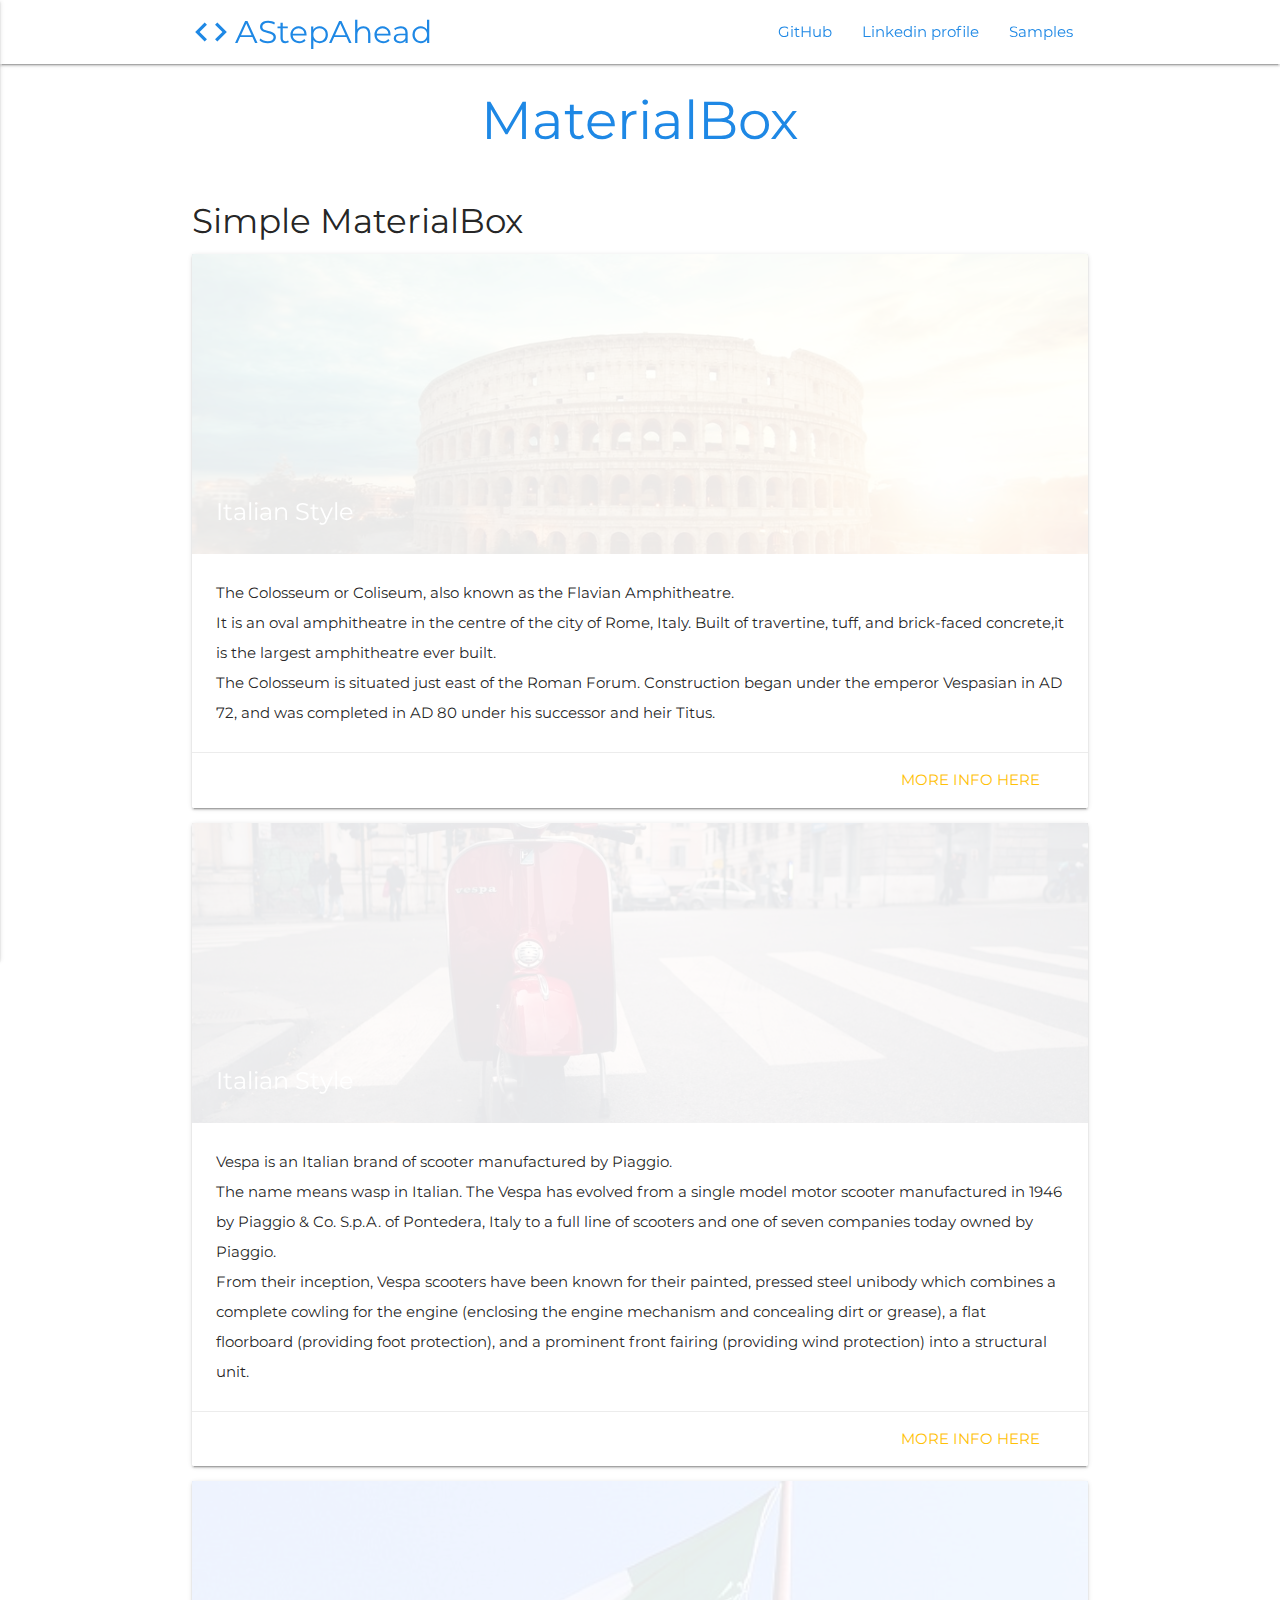
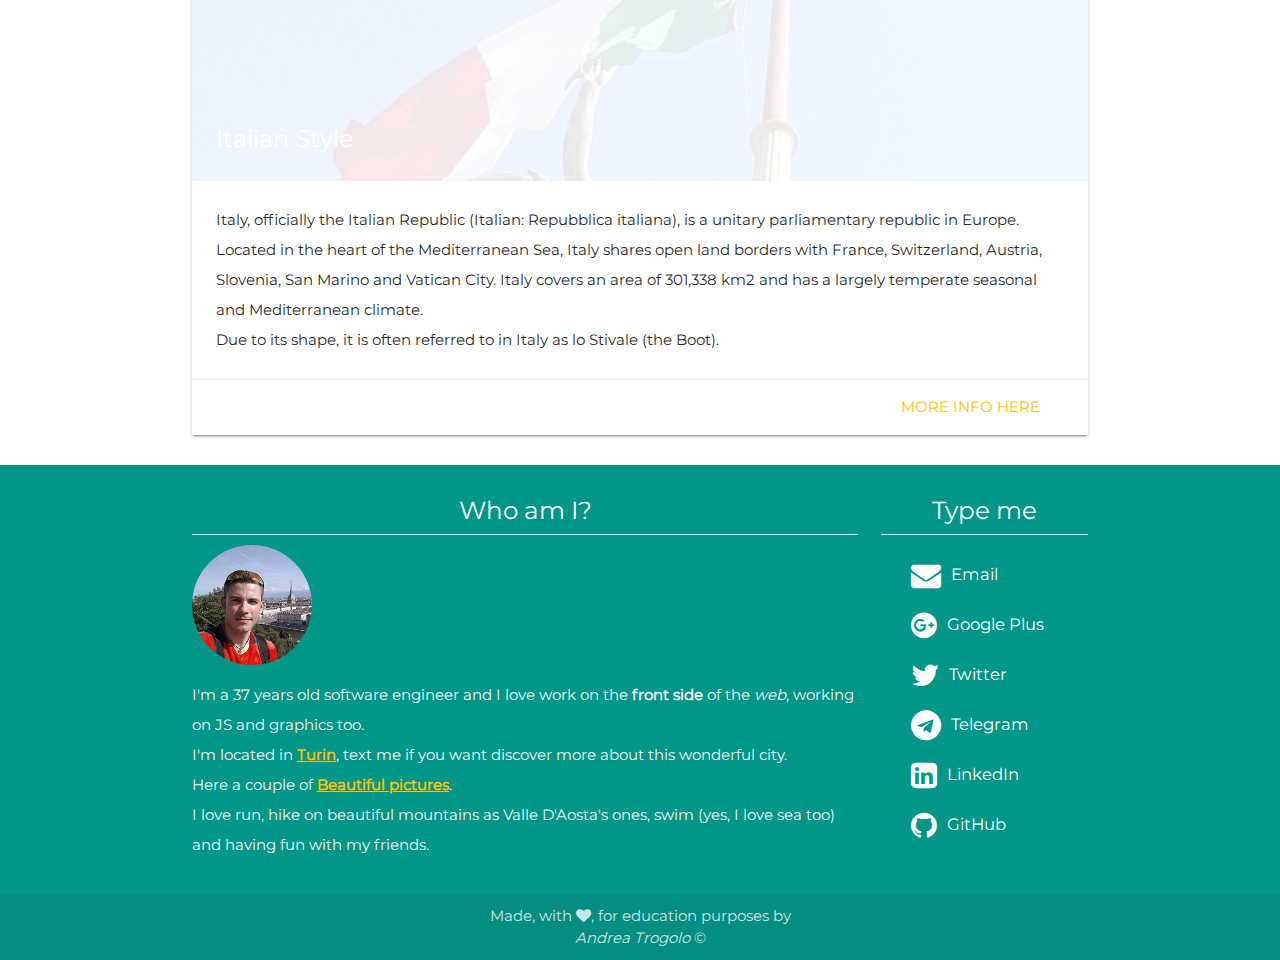
<file: samples/materialbox.html>
<!DOCTYPE html>
<html lang="it">

<head>
  <meta http-equiv="Content-Type" content="text/html; charset=UTF-8" />
  <meta name="viewport" content="width=device-width, initial-scale=1" />
  <meta name="description" content="Simple POC about materialbox with Materialize CSS library" />
  <meta name="robots" content="index,follow">
  <title>Materialize - MaterialBox</title>

  <!-- Favicons -->
  <link rel="apple-touch-icon" sizes="180x180" href="/Materialize/favicons/apple-touch-icon.png?v=2">
  <link rel="icon" type="image/png" sizes="32x32" href="/Materialize/favicons/favicon-32x32.png?v=2">
  <link rel="icon" type="image/png" sizes="16x16" href="/Materialize/favicons/favicon-16x16.png?v=2">
  <link rel="manifest" href="/Materialize/favicons/manifest.json?v=2">
  <link rel="shortcut icon" href="/Materialize/favicons/favicon.ico?v=2">
  <meta name="apple-mobile-web-app-title" content="Materialize">
  <meta name="application-name" content="Materialize">
  <meta name="msapplication-config" content="/Materialize/favicons/browserconfig.xml?v=2">
  <meta name="theme-color" content="#25a69a">

  <!-- Facebook Open Graph -->
  <meta property="og:url" content="https://atrogolo.github.io/Materialize/" />
  <meta property="og:title" content="Materialize" />
  <meta property="og:image" content="https://atrogolo.github.io/Materialize/css/backgrounds/bg_sunrise_crop.jpg" />
  <meta property="og:description" content="Simple POC about Materialize CSS library" />

  <!-- CSS  -->
  <link href="../css/materialize.min.css" type="text/css" rel="stylesheet" media="screen,projection" />
  <link href="../css/my_style.css" type="text/css" rel="stylesheet" media="screen,projection" />
  <!-- Custom Font Awesome stylesheet -->
  <link href="../css/my_fontawesome.min.css" type="text/css" rel="stylesheet" media="screen,projection" />
</head>

<body>
  <!-- Barra di navigazione (anche per Mobile) -->
  <div class="navbar-fixed">
    <nav class="white" role="navigation">
      <div class="nav-wrapper container">
        <a id="logo-container" href="../index.html#" class="brand-logo">
          <i class="material-icons hide-on-med-and-down">code</i>
          AStepAhead</a>
        <ul class="right hide-on-med-and-down">
          <li><a href="https://github.com/ATrogolo" target="_blank" rel="noopener">GitHub</a></li>
          <li><a href="https://www.linkedin.com/in/andreatrogolo/" target="_blank" rel="noopener">Linkedin profile</a></li>
          <li><a href="#details-anchor">Samples</a></li>
        </ul>

        <ul id="nav-mobile" class="side-nav">
          <li>
            <div class="user-view">
              <div class="background"></div>
            </div>
          </li>
          <li><a href="../index.html#"><i class="material-icons">home</i>Home</a></li>
          <li><a href="https://github.com/ATrogolo" target="_blank" rel="noopener">
            <i class="material-icons">code</i>GitHub</a></li>
          <li><a href="https://www.linkedin.com/in/andreatrogolo/" target="_blank" rel="noopener">
            <i class="material-icons">person</i>Linkedin profile</a></li>
          <li>
            <div class="divider"></div>
          </li>
          <li><a class="subheader">Samples</a></li>
          <li><a href="cards.html"><i class="material-icons">credit_card</i>Cards</a></li>
          <li><a href="collections.html"><i class="material-icons">format_list_numbered</i>Collections</a></li>
          <li><a href="forms.html"><i class="material-icons">insert_comment</i>Forms</a></li>
          <li>
            <div class="divider"></div>
          </li>
          <li><a href="carousel.html"><i class="material-icons">photo_size_select_actual</i>Carousel</a></li>
          <li><a href="materialbox.html"><i class="material-icons">check_box_outline_blank</i>MaterialBox</a></li>
          <li><a href="scrollfire.html"><i class="fa fa-fire" aria-hidden="true"></i>Scrollfire</a></li>
        </ul>
        <a href="../index.html#" data-activates="nav-mobile" class="button-collapse">
          <i class="material-icons">menu</i>
        </a>
      </div>
    </nav>
  </div>

  <!-- MaterialBox content here -->
  <div id="materialbox-page" class="container samples">
    <h2 class="center">MaterialBox</h2>

    <section class="section">
      <h4>Simple MaterialBox</h4>

      <div class="col s12 hoverable">
        <div class="card">
          <div class="card-image">
            <div class="image colosseum materialboxed" data-caption="The Colosseum or Coliseum, also known as the Flavian Amphitheatre"></div>
            <span class="card-title">Italian Style</span>
          </div>
          <div class="card-content">
            <p>The Colosseum or Coliseum, also known as the Flavian Amphitheatre.
              <br>It is an oval amphitheatre in the centre of the city of Rome, Italy. Built of travertine, tuff, and brick-faced concrete,it is the largest amphitheatre ever built.
              <br>The Colosseum is situated just east of the Roman Forum. Construction began under the emperor Vespasian in AD 72, and was completed in AD 80 under his successor and heir Titus.
            </p>
          </div>
          <div class="card-action right-align">
            <a class="amber-text" href="https://en.wikipedia.org/wiki/Colosseum" target="_blank">More info here</a>
          </div>
        </div>
      </div>
      <div class="col s12 hoverable">
        <div class="card">
          <div class="card-image">
            <div class="image vespa materialboxed" data-caption="Vespa is an Italian brand of scooter manufactured by Piaggio"></div>
            <span class="card-title">Italian Style</span>
          </div>
          <div class="card-content">
            <p>Vespa is an Italian brand of scooter manufactured by Piaggio.
              <br>The name means wasp in Italian. The Vespa has evolved from a single model motor scooter manufactured in 1946 by Piaggio &amp; Co. S.p.A. of Pontedera, Italy to a full line of scooters and one of seven companies today owned by Piaggio.
              <br>From their inception, Vespa scooters have been known for their painted, pressed steel unibody which combines a complete cowling for the engine (enclosing the engine mechanism and concealing dirt or grease), a flat floorboard (providing foot protection), and a prominent front fairing (providing wind protection) into a structural unit.
            </p>
          </div>
          <div class="card-action right-align">
            <a class="amber-text" href="https://en.wikipedia.org/wiki/Vespa" target="_blank">More info here</a>
          </div>
        </div>
      </div>
      <div class="col s12 hoverable">
        <div class="card">
          <div class="card-image">
            <div class="image italy-flag materialboxed" data-caption="Italy, officially the Italian Republic (Italian: Repubblica italiana)"></div>
            <span class="card-title">Italian Style</span>
          </div>
          <div class="card-content">
            <p>Italy, officially the Italian Republic (Italian: Repubblica italiana), is a unitary parliamentary republic in Europe.
              <br>Located in the heart of the Mediterranean Sea, Italy shares open land borders with France, Switzerland, Austria, Slovenia, San Marino and Vatican City. Italy covers an area of 301,338 km2 and has a largely temperate seasonal and Mediterranean climate.
              <br>Due to its shape, it is often referred to in Italy as lo Stivale (the Boot).
            </p>
          </div>
          <div class="card-action right-align">
            <a class="amber-text" href="https://en.wikipedia.org/wiki/Italy" target="_blank">More info here</a>
          </div>
        </div>
      </div>
    </section>
  </div>

  <footer class="page-footer teal">
    <div class="container">
      <div class="row">
        <div class="whoami col s12 m9">
          <h5 class="white-text center">Who am I?</h5>
          <div class="divider"></div>
          <div class="circle my-picture"></div>
          <p class="grey-text text-lighten-4">I'm a
            <span id="yearsold"></span> years old software engineer and I love work on the <b>front side</b> of the <i>web</i>, working on JS and graphics too.
            <br> I'm located in <a href="https://www.google.it/maps/place/Torino+TO/@45.0702388,7.6000492,12z" target="_blank" rel="noopener" class="amber-text">Turin</a>, text me if you want discover more about this wonderful city.
            <br>Here a couple of <a href="https://valeriominatoph.jimdo.com/fotografie-disponibili-torino/" target="_blank" rel="noopener" class="amber-text">Beautiful pictures</a>.
            <br>I love run, hike on beautiful mountains as Valle D'Aosta's ones, swim (yes, I love sea too) and having fun with my friends.
          </p>
        </div>
        <div class="contacts col s12 m3">
          <h5 class="white-text center">Type me</h5>
          <div class="divider"></div>
          <ul>
            <li>
              <a class="white-text" href="mailto:trogolo.andrea@gmail.com">
              <i class="fa fa-envelope small" aria-hidden="true"></i>
              <span>Email</span>
            </a>
            </li>
            <li>
              <a class="white-text" href="https://plus.google.com/111814868093801733562" target="_blank" rel="noopener">
              <i class="fa fa-google-plus small" aria-hidden="true"></i>
              <span>Google Plus</span>
            </a>
            </li>
            <li>
              <a class="white-text" href="https://twitter.com/atrogolo88" target="_blank" rel="noopener">
              <i class="fa fa-twitter small" aria-hidden="true"></i>
              <span>Twitter</span>
            </a>
            </li>
            <li>
              <a class="white-text" href="https://telegram.me/ATrogolo88" target="_blank" rel="noopener">
              <i class="fa fa-telegram small" aria-hidden="true"></i>
              <span>Telegram</span>
            </a>
            </li>
            <li>
              <a class="white-text" href="https://www.linkedin.com/in/andreatrogolo/" target="_blank" rel="noopener">
              <i class="fa fa-linkedin small" aria-hidden="true"></i>
              <span>LinkedIn</span>
            </a>
            </li>
            <li>
              <a class="white-text" href="https://github.com/ATrogolo" target="_blank" rel="noopener">
              <i class="fa fa-github small" aria-hidden="true"></i>
              <span>GitHub</span>
            </a>
            </li>
          </ul>
        </div>
      </div>
    </div>
    <div class="footer-copyright">
      <div class="container center-align">
        Made, with <i class="fa fa-heart" aria-hidden="true"></i>, for education purposes by
        <br><i>Andrea Trogolo</i> &copy;
      </div>
    </div>
  </footer>

  <!--  Scripts -->
  <script src="https://code.jquery.com/jquery-2.1.1.min.js"></script>
  <script src="../js/materialize.min.js"></script>

  <!-- Google Analytics -->
  <script>
    (function(i, s, o, g, r, a, m) {
      i['GoogleAnalyticsObject'] = r;
      i[r] = i[r] || function() {
        (i[r].q = i[r].q || []).push(arguments)
      }, i[r].l = 1 * new Date();
      a = s.createElement(o),
        m = s.getElementsByTagName(o)[0];
      a.async = 1;
      a.src = g;
      m.parentNode.insertBefore(a, m)
    })(window, document, 'script', 'https://www.google-analytics.com/analytics.js', 'ga');
    ga('create', 'UA-111892594-1', 'auto');
    ga('send', 'pageview');
  </script>
  <!-- End of Google Analytics -->

  <!-- It depends from Google Analytics function -->
  <script src="../js/init.js"></script>
  <script src="../js/materialbox.js"></script>

</body>

</html>
</file>
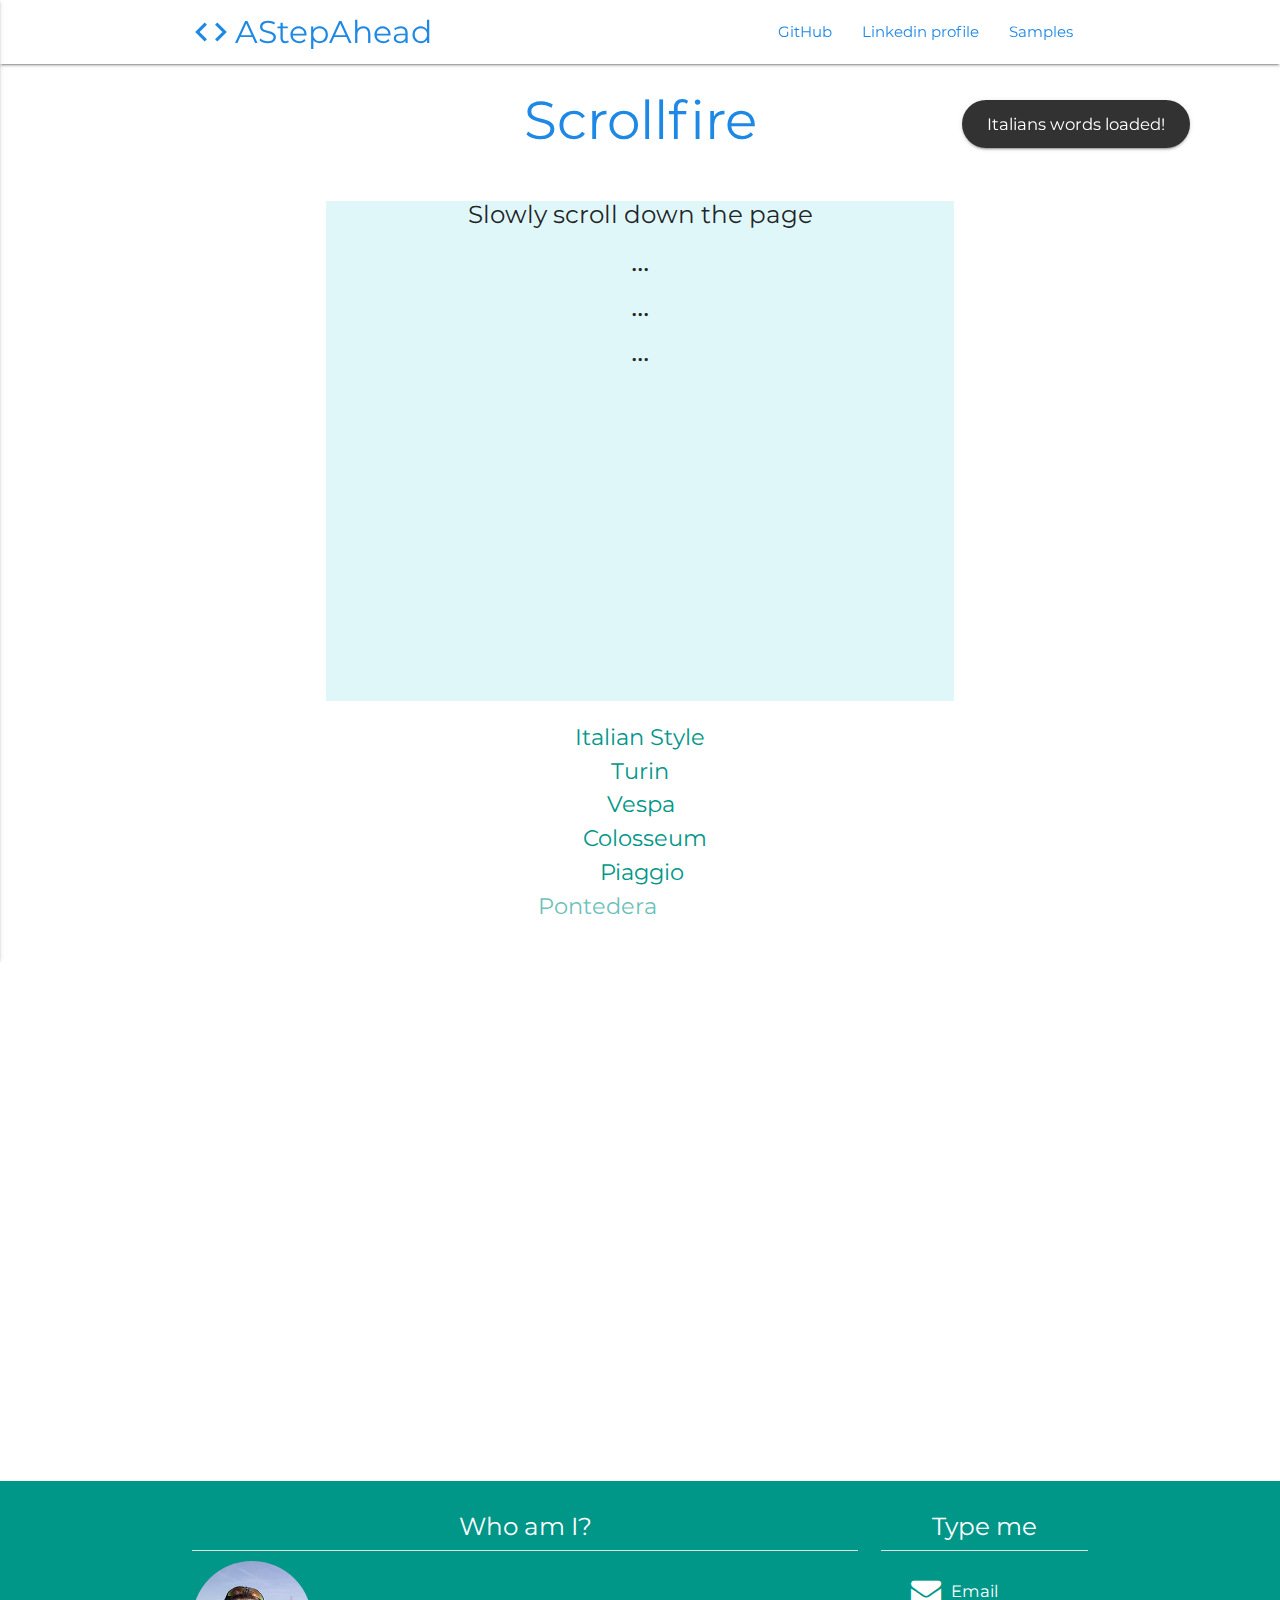
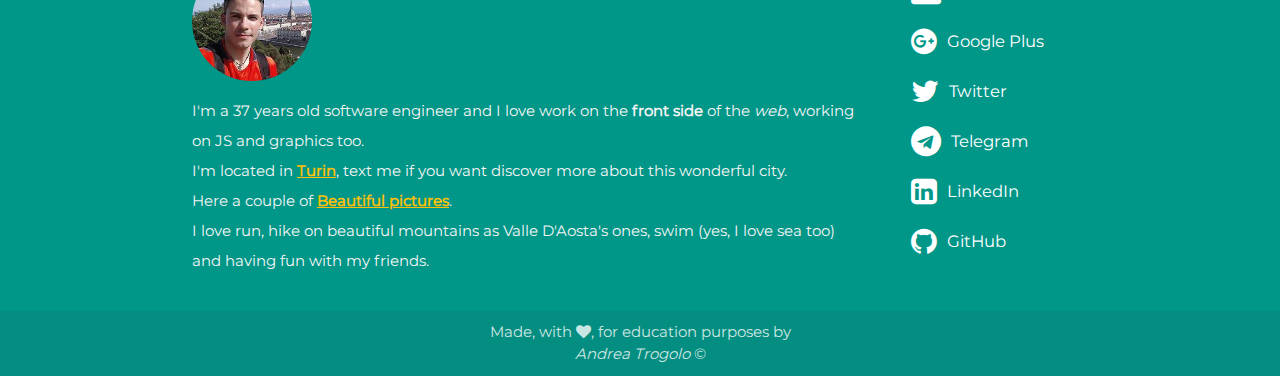
<file: samples/scrollfire.html>
<!DOCTYPE html>
<html lang="it">

<head>
  <meta http-equiv="Content-Type" content="text/html; charset=UTF-8" />
  <meta name="viewport" content="width=device-width, initial-scale=1" />
  <meta name="description" content="Simple POC about scrollfire with Materialize CSS library" />
  <meta name="robots" content="index,follow">
  <title>Materialize - Scrollfire</title>

  <!-- Favicons -->
  <link rel="apple-touch-icon" sizes="180x180" href="/Materialize/favicons/apple-touch-icon.png?v=2">
  <link rel="icon" type="image/png" sizes="32x32" href="/Materialize/favicons/favicon-32x32.png?v=2">
  <link rel="icon" type="image/png" sizes="16x16" href="/Materialize/favicons/favicon-16x16.png?v=2">
  <link rel="manifest" href="/Materialize/favicons/manifest.json?v=2">
  <link rel="shortcut icon" href="/Materialize/favicons/favicon.ico?v=2">
  <meta name="apple-mobile-web-app-title" content="Materialize">
  <meta name="application-name" content="Materialize">
  <meta name="msapplication-config" content="/Materialize/favicons/browserconfig.xml?v=2">
  <meta name="theme-color" content="#25a69a">

  <!-- Facebook Open Graph -->
  <meta property="og:url" content="https://atrogolo.github.io/Materialize/" />
  <meta property="og:title" content="Materialize" />
  <meta property="og:image" content="https://atrogolo.github.io/Materialize/css/backgrounds/bg_sunrise_crop.jpg" />
  <meta property="og:description" content="Simple POC about Materialize CSS library" />

  <!-- CSS  -->
  <link href="../css/materialize.min.css" type="text/css" rel="stylesheet" media="screen,projection" />
  <link href="../css/my_style.css" type="text/css" rel="stylesheet" media="screen,projection" />
  <!-- Custom Font Awesome stylesheet -->
  <link href="../css/my_fontawesome.min.css" type="text/css" rel="stylesheet" media="screen,projection" />
</head>

<body>
  <!-- Barra di navigazione (anche per Mobile) -->
  <div class="navbar-fixed">
    <nav class="white" role="navigation">
      <div class="nav-wrapper container">
        <a id="logo-container" href="../index.html#" class="brand-logo">
          <i class="material-icons hide-on-med-and-down">code</i>
          AStepAhead</a>
        <ul class="right hide-on-med-and-down">
          <li><a href="https://github.com/ATrogolo" target="_blank" rel="noopener">GitHub</a></li>
          <li><a href="https://www.linkedin.com/in/andreatrogolo/" target="_blank" rel="noopener">Linkedin profile</a></li>
          <li><a href="#details-anchor">Samples</a></li>
        </ul>

        <ul id="nav-mobile" class="side-nav">
          <li>
            <div class="user-view">
              <div class="background"></div>
            </div>
          </li>
          <li><a href="../index.html#"><i class="material-icons">home</i>Home</a></li>
          <li><a href="https://github.com/ATrogolo" target="_blank" rel="noopener">
            <i class="material-icons">code</i>GitHub</a></li>
          <li><a href="https://www.linkedin.com/in/andreatrogolo/" target="_blank" rel="noopener">
            <i class="material-icons">person</i>Linkedin profile</a></li>
          <li>
            <div class="divider"></div>
          </li>
          <li><a class="subheader">Samples</a></li>
          <li><a href="cards.html"><i class="material-icons">credit_card</i>Cards</a></li>
          <li><a href="collections.html"><i class="material-icons">format_list_numbered</i>Collections</a></li>
          <li><a href="forms.html"><i class="material-icons">insert_comment</i>Forms</a></li>
          <li>
            <div class="divider"></div>
          </li>
          <li><a href="carousel.html"><i class="material-icons">photo_size_select_actual</i>Carousel</a></li>
          <li><a href="materialbox.html"><i class="material-icons">check_box_outline_blank</i>MaterialBox</a></li>
          <li><a href="scrollfire.html"><i class="fa fa-fire" aria-hidden="true"></i>Scrollfire</a></li>
        </ul>
        <a href="../index.html#" data-activates="nav-mobile" class="button-collapse">
          <i class="material-icons">menu</i>
        </a>
      </div>
    </nav>
  </div>

  <!-- Scrollfire content here -->
  <div id="scrollfire-page" class="container samples">
    <h2 class="center">Scrollfire</h2>

    <section class="section container">
      <ul>
        <li>
          <div class="empty cyan lighten-5">
            <h5>Slowly scroll down the page</h5>
            <span>...</span>
            </br>
            <span>...</span>
            </br>
            <span>...</span>
            </br>
          </div>
        </li>
        <li>
          <ul class="italians center">
            <li class="item teal-text">Italian Style</li>
            <li class="item teal-text">Turin</li>
            <li class="item teal-text">Vespa</li>
            <li class="item teal-text">Colosseum</li>
            <li class="item teal-text">Piaggio</li>
            <li class="item teal-text">Pontedera</li>
            <li class="item teal-text">Italy</li>
            <li class="item teal-text">Stivale</li>
            <li class="item teal-text">Rome</li>
            <li class="item teal-text">Life</li>
            <li class="item teal-text">Freedom</li>
            <li class="item teal-text">Love</li>
          </ul>
        </li>
        <li>
          <div class="image colosseum"></div>
        </li>
      </ul>
    </section>
  </div>

  <footer class="page-footer teal">
    <div class="container">
      <div class="row">
        <div class="whoami col s12 m9">
          <h5 class="white-text center">Who am I?</h5>
          <div class="divider"></div>
          <div class="circle my-picture"></div>
          <p class="grey-text text-lighten-4">I'm a
            <span id="yearsold"></span> years old software engineer and I love work on the <b>front side</b> of the <i>web</i>, working on JS and graphics too.
            <br> I'm located in <a href="https://www.google.it/maps/place/Torino+TO/@45.0702388,7.6000492,12z" target="_blank" rel="noopener" class="amber-text">Turin</a>, text me if you want discover more about this wonderful city.
            <br>Here a couple of <a href="https://valeriominatoph.jimdo.com/fotografie-disponibili-torino/" target="_blank" rel="noopener" class="amber-text">Beautiful pictures</a>.
            <br>I love run, hike on beautiful mountains as Valle D'Aosta's ones, swim (yes, I love sea too) and having fun with my friends.
          </p>
        </div>
        <div class="contacts col s12 m3">
          <h5 class="white-text center">Type me</h5>
          <div class="divider"></div>
          <ul>
            <li>
              <a class="white-text" href="mailto:trogolo.andrea@gmail.com">
              <i class="fa fa-envelope small" aria-hidden="true"></i>
              <span>Email</span>
            </a>
            </li>
            <li>
              <a class="white-text" href="https://plus.google.com/111814868093801733562" target="_blank" rel="noopener">
              <i class="fa fa-google-plus small" aria-hidden="true"></i>
              <span>Google Plus</span>
            </a>
            </li>
            <li>
              <a class="white-text" href="https://twitter.com/atrogolo88" target="_blank" rel="noopener">
              <i class="fa fa-twitter small" aria-hidden="true"></i>
              <span>Twitter</span>
            </a>
            </li>
            <li>
              <a class="white-text" href="https://telegram.me/ATrogolo88" target="_blank" rel="noopener">
              <i class="fa fa-telegram small" aria-hidden="true"></i>
              <span>Telegram</span>
            </a>
            </li>
            <li>
              <a class="white-text" href="https://www.linkedin.com/in/andreatrogolo/" target="_blank" rel="noopener">
              <i class="fa fa-linkedin small" aria-hidden="true"></i>
              <span>LinkedIn</span>
            </a>
            </li>
            <li>
              <a class="white-text" href="https://github.com/ATrogolo" target="_blank" rel="noopener">
              <i class="fa fa-github small" aria-hidden="true"></i>
              <span>GitHub</span>
            </a>
            </li>
          </ul>
        </div>
      </div>
    </div>
    <div class="footer-copyright">
      <div class="container center-align">
        Made, with <i class="fa fa-heart" aria-hidden="true"></i>, for education purposes by
        <br><i>Andrea Trogolo</i> &copy;
      </div>
    </div>
  </footer>

  <!--  Scripts -->
  <script src="https://code.jquery.com/jquery-2.1.1.min.js"></script>
  <script src="../js/materialize.min.js"></script>

  <!-- Google Analytics -->
  <script>
    (function(i, s, o, g, r, a, m) {
      i['GoogleAnalyticsObject'] = r;
      i[r] = i[r] || function() {
        (i[r].q = i[r].q || []).push(arguments)
      }, i[r].l = 1 * new Date();
      a = s.createElement(o),
        m = s.getElementsByTagName(o)[0];
      a.async = 1;
      a.src = g;
      m.parentNode.insertBefore(a, m)
    })(window, document, 'script', 'https://www.google-analytics.com/analytics.js', 'ga');
    ga('create', 'UA-111892594-1', 'auto');
    ga('send', 'pageview');
  </script>
  <!-- End of Google Analytics -->

  <!-- It depends from Google Analytics function -->
  <script src="../js/init.js"></script>
  <script src="../js/scrollfire.js"></script>
</body>

</html>
</file>
<file: css/my_style.css>
/* Custom Stylesheet */

/* FONTS */

/* Material Icons */
@font-face {
  font-family: 'Material Icons';
  font-style: normal;
  font-weight: 400;
  src: url(fonts/material-icons-v33.woff2) format('woff2');
}

.material-icons {
  font-family: 'Material Icons';
  font-weight: normal;
  font-style: normal;
  font-size: 24px;
  line-height: 1;
  letter-spacing: normal;
  text-transform: none;
  display: inline-block;
  white-space: nowrap;
  word-wrap: normal;
  direction: ltr;
  -webkit-font-feature-settings: 'liga';
  -webkit-font-smoothing: antialiased;
}


/* Monserrat Font */
@font-face {
  font-family: 'Montserrat';
  font-style: normal;
  font-weight: 400;
  src: local('Montserrat Regular'), local('Montserrat-Regular'), url(fonts/monserrat-v12.woff2) format('woff2');
  /* unicode-range: U+0000-00FF, U+0131, U+0152-0153, U+02BB-02BC, U+02C6, U+02DA, U+02DC, U+2000-206F, U+2074, U+20AC, U+2122, U+2212, U+2215; */
}


/* CSS */


body {
  font-family: 'Montserrat', sans-serif;
}

#logo-container i {
  font-size: 2.5rem;
  margin-right: 5px;
}

#nav-mobile .user-view {
  height: 10rem;
}

#nav-mobile .user-view .background {
  background: url('backgrounds/bg_sunrise_crop.jpg');
  background-size: cover;
  background-position-y: 60%;
}

nav ul a,
nav .brand-logo {
  color: #1e88e5;
}

p {
  line-height: 2rem;
}

.button-collapse {
  color: #1e88e5;
  margin: 0 5px 0 0;
}

#details-anchor {
  margin-bottom: 80px;
}

.parallax-container .header.title {
  color: #176bb9;
  font-weight: bold;
}

#samples-section h5 span {
  font-weight: bold;
}

#samples-section .collection {
  margin-top: 2rem;
}

#samples-section .collection i {
  vertical-align: middle;
}

#samples-section .javascript-block>.collection * {
  color: #ffc107 !important;
  /* Amber */
}

#samples-section .javascript-block .fa-fire {
  font-size: 24px;
  margin-right: 3px;
}

.parallax-container {
  min-height: 380px;
  line-height: 0;
  height: auto;
  color: rgba(255, 255, 255, .9);
}

.parallax-container .section {
  width: 100%;
}



/* @media only screen and (max-width: 992px) {
  .parallax-container .section {
    position: absolute;
    top: 40%;
  }
  #index-banner .section {
    top: 10%;
  }
} */

@media only screen and (max-width: 600px) {
  #index-banner .section {
    top: 0;
  }
}

.icon-block {
  padding: 0 15px;
}

.icon-block .material-icons {
  font-size: inherit;
}

.icon-block h5 {
  display: flex;
  justify-content: center;
  align-items: center;
  min-height: 70px;
}

footer.page-footer {
  margin: 0;
}

#sidenav-overlay {
  z-index: 1;
}

footer .whoami a {
  font-weight: bold;
  text-decoration: underline;
}

footer .whoami .my-picture {
  background: url("backgrounds/me.jpg");
  background-size: 110%;
  background-repeat: no-repeat;
  height: 120px;
  width: 120px;
  margin: 10px 0;
}

footer .contacts li {
  padding: 10px 0;
}

footer .contacts ul {
  padding-left: 2em;
}

footer .contacts li a {
  display: flex;
  justify-content: flex-start;
  align-items: center;
  font-size: 1.1rem;
}

footer .contacts li .material-icons {
  vertical-align: middle;
}

footer .contacts li span {
  padding-left: 10px;
}



/* Common to all pages */

.samples h2 {
  color: #1e88e5;
}

.samples .divider {
  margin: 2em 0px;
}




/* Cards page */

#cards-page ul>li {
  opacity: 0;
}

#cards-page .card-image .image {
  height: 15em;
  background-image: url('../css/backgrounds/background1.jpg');
  background-size: cover;
  background-repeat: no-repeat;
}

#cards-page #tabs-card .image {
  height: 20em;
  background-size: contain;
  background-position-x: 50%;
}

#cards-page #tabs-card #colosseum-image .image {
  background-image: url('../css/backgrounds/cards_colosseum.jpg');
}

#cards-page #tabs-card #vespa-image .image {
  background-image: url('../css/backgrounds/cards_vespa.jpg');
}

#cards-page #tabs-card #founder-image .image {
  background-image: url('../css/backgrounds/cards_ascanio.jpg');
}

#cards-page #tabs-card li a {
  color: #ffc107 !important;
}

#cards-page #tabs-card .indicator {
  background-color: #ffc107 !important;
}

#cards-page #tabs-card .card-action {
  padding: 10px;
}

#cards-page #tabs-card .card-action a {
  color: white !important;
  font-weight: bold;
}




/* Collections page */

#collection-page a.collection-item:not(.active):hover {
  color: white;
  background-color: #4db6ac;
}

#collection-page .collection-item span.title {
  font-weight: bold;
}

#collection-page .colosseum .circle {
  background-image: url('../css/backgrounds/cards_colosseum.jpg');
  background-size: contain;
}

#collection-page .vespa .circle {
  background-image: url('../css/backgrounds/cards_vespa.jpg');
  background-size: cover;
}

#collection-page .italy .circle {
  background-image: url('../css/backgrounds/italy_flag.jpg');
  background-size: cover;
}




/* Forms page */

#forms-page .input-field i.prefix {
  margin-top: .4em;
}

#forms-page .date-picker,
#forms-page .sex-row,
#forms-page .privacy-row {
  margin: 0;
}

#forms-page .progress-spinner {
  text-align: center;
  padding: 2rem 0;
}





/* Carousel page */

#carousel-page .carousel a>div {
  height: 100%;
  background-size: cover;
}

#carousel-page .carousel-slider {
  margin-bottom: 6rem;
}

#carousel-page .carousel-slider div {
  background-position: center;
}

#carousel-page .carousel .img-1 {
  background-image: url('../css/backgrounds/background1.jpg');
}

#carousel-page .carousel .img-2 {
  background-image: url('../css/backgrounds/background3.jpg');
}

#carousel-page .carousel .img-3 {
  background-position: center;
  background-image: url('../css/backgrounds/bg_sunrise_crop.jpg');
}

#carousel-page .carousel .img-4 {
  background-image: url('../css/backgrounds/cards_colosseum.jpg');
}

#carousel-page .carousel .img-5 {
  background-image: url('../css/backgrounds/cards_vespa.jpg');
}

#carousel-page .carousel .img-6 {
  background-image: url('../css/backgrounds/italy_flag.jpg');
  background-position: 100% 38%;
}

#carousel-page .carousel .indicators>li {
  background-color: darkgrey;
}

#carousel-page .carousel .indicators>li.active {
  background-color: black;
}




/* MaterialBox page */

#materialbox-page .card-image .image {
  opacity: 0;
}

#materialbox-page .card-image .image.colosseum {
  height: 20em;
  background-image: url('../css/backgrounds/cards_colosseum.jpg');
  background-repeat: no-repeat;
  background-size: 100%;
  background-position-y: 50%;
}

#materialbox-page .card-image .image.vespa {
  height: 20em;
  background-image: url('../css/backgrounds/cards_vespa.jpg');
  background-repeat: no-repeat;
  background-size: 100%;
  background-position-y: 50%;
}

#materialbox-page .card-image .image.italy-flag {
  height: 20em;
  background-image: url('../css/backgrounds/italy_flag.jpg');
  background-repeat: no-repeat;
  background-size: 100%;
  background-position-y: 25%;
}




/* ScrollFire page */

#scrollfire-page li .empty {
  height: 500px;
  text-align: center;
  font-size: 2rem;
}

#scrollfire-page .section>ul>li {
  margin-bottom: 20px;
}

#scrollfire-page ul.italians>li {
  opacity: 0;
  font-size: 1.5rem;
}

#scrollfire-page .image.colosseum {
  opacity: 0;
  height: 20em;
  background-image: url('../css/backgrounds/cards_colosseum.jpg');
  background-repeat: no-repeat;
  background-size: 100%;
  background-position-y: 50%;
}
</file>
